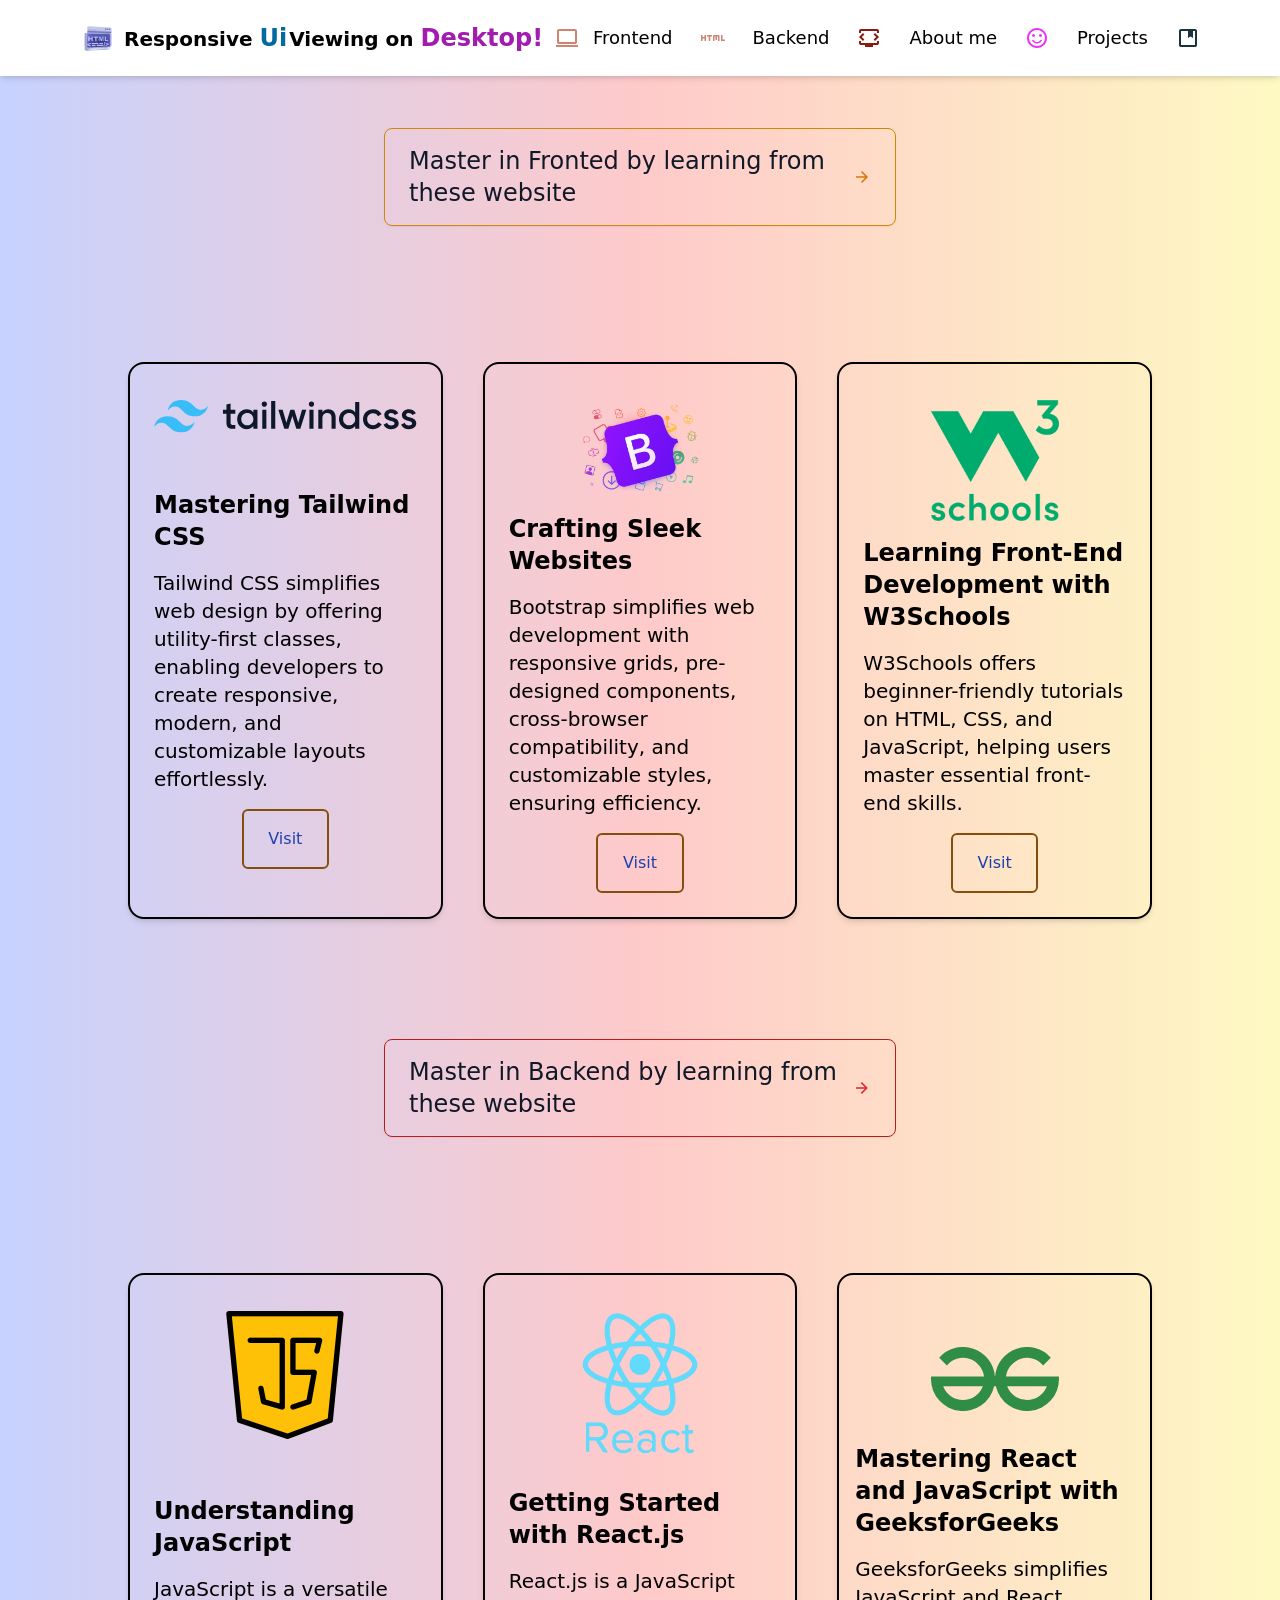
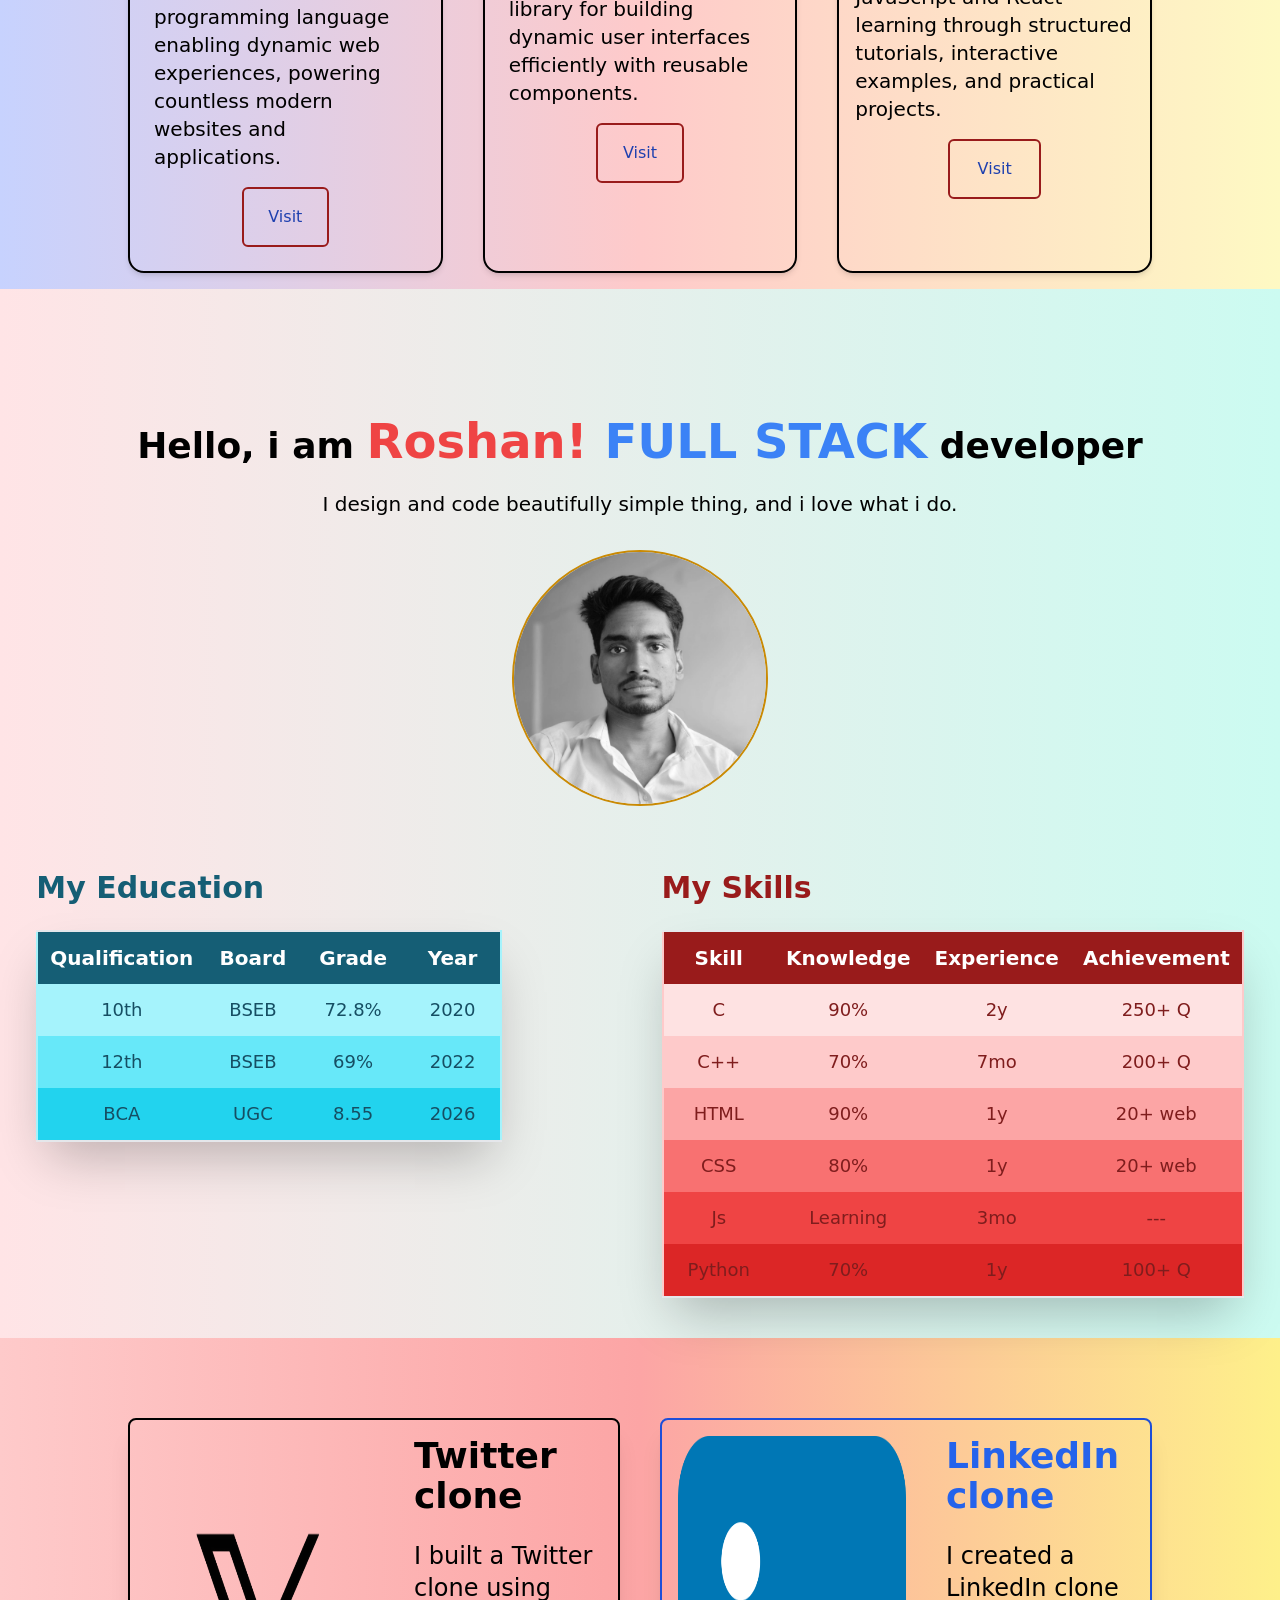
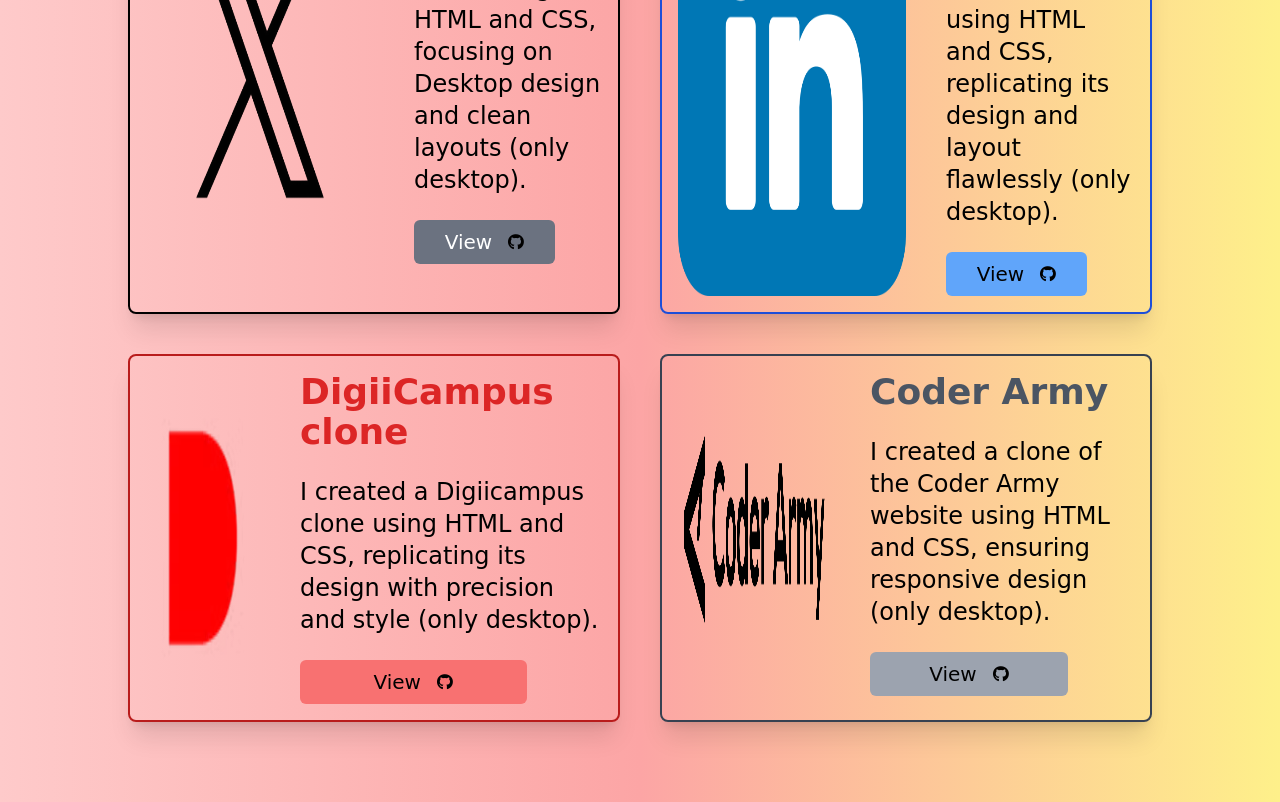
<file: index.html>
<!DOCTYPE html>
<html lang="en">
<head>
    <meta charset="UTF-8">
    <meta name="viewport" content="width=device-width, initial-scale=1.0">
    <link rel="stylesheet" href="https://cdnjs.cloudflare.com/ajax/libs/font-awesome/6.7.2/css/all.min.css" integrity="sha512-Evv84Mr4kqVGRNSgIGL/F/aIDqQb7xQ2vcrdIwxfjThSH8CSR7PBEakCr51Ck+w+/U6swU2Im1vVX0SVk9ABhg==" crossorigin="anonymous" referrerpolicy="no-referrer" />    
    <link rel="stylesheet" href="./output.css">
    <link rel="stylesheet" href="https://fonts.googleapis.com/css2?family=Material+Symbols+Outlined:opsz,wght,FILL,GRAD@24,400,0,0&icon_names=search" />
    <title>Responsive Ui</title>
</head>
<body  >
    
    <!-- HEAD -->

    <!-- mobile approach -->
     <div class="flex z-50 p-2 bg-gradient-to-r fixed w-screen bg-white lg:hidden justify-between items-center shadow-md">

        <!-- left -->
        <div class="flex gap-2 items-center">
            <img class="h-8 w-8" src="./ResponsiveUiAssests/rb_2151553996.png" alt="">
            <p class="font-sans text-sm font-bold">Responsive <span class="text-sky-700 text-base font-extrabold">Ui</span></p>
        </div>

        <!-- middle -->
        <div class="flex gap-2 items-center">
            <p class="font-bold text-sm ">Viewing on <span class="text-base font-bold text-fuchsia-700">Mobile!</span></p>
            <i class="fa-solid fa-mobile"></i>
        </div>

        <!-- right -->
        <button class="p-2 lg:hidden" onclick="handlemenu()">
            <i class="fa-solid  fa-bars text-gray-600"></i>
        </button>


        <div id="nav-dialog" class="fixed z-10 md:hidden hidden inset-0 p-3">
            <div id="nav-bar" class="flex mt-3 justify-between">
                <div class="flex gap-2 items-center">
                    <!-- <img class="h-8 w-8" src="./ResponsiveUiAssests/rb_2151553996.png" alt=""> -->
                    <!-- <p class="font-sans text-sm font-bold">Responsive <span class="text-sky-700 text-base font-extrabold">Ui</span></p> -->
                </div>
                <button class="p-2 md:hidden" onclick="handlemenu()">
                </button>
            </div>

            <div class="mt-6 flex flex-col gap-4">
                
                <a href="#Fronted">
                    <div class="flex items-center justify-around  shadow-sm hover:shadow-md hover:-translate-y-1 duration-300 bg-red-100  rounded-lg" href="#">
                    <p href="#Fronted" class="font-medium m-3 p-3">Fronted</p>
                    <svg xmlns="http://www.w3.org/2000/svg" height="30px" viewBox="0 -960 960 960" width="24px" fill="#D08370"><path d="M0-360v-240h60v80h80v-80h60v240h-60v-100H60v100H0Zm310 0v-180h-70v-60h200v60h-70v180h-60Zm170 0v-200q0-17 11.5-28.5T520-600h180q17 0 28.5 11.5T740-560v200h-60v-180h-40v140h-60v-140h-40v180h-60Zm320 0v-240h60v180h100v60H800Z"/></svg>
                </div>
                </a>

                <a href="#Backend">
                    <div class="flex items-center justify-around  shadow-sm hover:shadow-md hover:-translate-y-1 duration-300 bg-red-100  rounded-lg" href="#">
                        <p href="#Backend" class="font-medium m-3 p-3">Backend</p>
                        <svg xmlns="http://www.w3.org/2000/svg" height="24px" viewBox="0 -960 960 960" width="24px" fill="#8B1A10"><path d="M80-680v-80q0-33 23.5-56.5T160-840h640q33 0 56.5 23.5T880-760v80h-80v-80H160v80H80Zm240 560v-80H160q-33 0-56.5-23.5T80-280v-80h80v80h640v-80h80v80q0 33-23.5 56.5T800-200H640v80H320Zm160-400Zm-288 0 104-104-56-56L80-520l160 160 56-56-104-104Zm576 0L664-416l56 56 160-160-160-160-56 56 104 104Z"/></svg>
                    </div>
                </a>

                <a href="#About">
                    <div class="flex items-center justify-around  shadow-sm hover:shadow-md hover:-translate-y-1 duration-300 bg-red-100  rounded-lg" href="#">
                        <p href="#About" class="font-medium m-3 p-3">About me</p>
                        <svg xmlns="http://www.w3.org/2000/svg" height="24px" viewBox="0 -960 960 960" width="24px" fill="#EA33F7"><path d="M620-520q25 0 42.5-17.5T680-580q0-25-17.5-42.5T620-640q-25 0-42.5 17.5T560-580q0 25 17.5 42.5T620-520Zm-280 0q25 0 42.5-17.5T400-580q0-25-17.5-42.5T340-640q-25 0-42.5 17.5T280-580q0 25 17.5 42.5T340-520Zm140 260q68 0 123.5-38.5T684-400h-66q-22 37-58.5 58.5T480-320q-43 0-79.5-21.5T342-400h-66q25 63 80.5 101.5T480-260Zm0 180q-83 0-156-31.5T197-197q-54-54-85.5-127T80-480q0-83 31.5-156T197-763q54-54 127-85.5T480-880q83 0 156 31.5T763-763q54 54 85.5 127T880-480q0 83-31.5 156T763-197q-54 54-127 85.5T480-80Zm0-400Zm0 320q134 0 227-93t93-227q0-134-93-227t-227-93q-134 0-227 93t-93 227q0 134 93 227t227 93Z"/></svg>
                    </div>
                </a>

                <a href="#Project">
                    <div class="flex items-center justify-around  shadow-sm hover:shadow-md hover:-translate-y-1 duration-300 bg-red-100  rounded-lg" href="#">
                        <p href="#Project" class="font-medium m-3 p-3">Projects</p>
                        <svg xmlns="http://www.w3.org/2000/svg" height="24px" viewBox="0 -960 960 960" width="24px" fill="#18333C"><path d="M200-120q-33 0-56.5-23.5T120-200v-560q0-33 23.5-56.5T200-840h560q33 0 56.5 23.5T840-760v560q0 33-23.5 56.5T760-120H200Zm0-640v560h560v-560h-80v280l-100-60-100 60v-280H200Zm0 560v-560 560Z"/></svg>
                    </div>
                </a>
            </div>

        </div>

     </div>

    <!-- desktop approach -->

    <div class="hidden z-50 bg-white lg:flex p-4 justify-between fixed top-0 px-20 w-screen items-center shadow-md ">

        <!-- left -->
        <div class="flex gap-2 items-center">
            <img class="h-9" src="./ResponsiveUiAssests/rb_2151553996.png" alt="">
            <p class="font-sans text-xl font-bold">Responsive <span class="text-sky-700 text-2xl font-extrabold">Ui</span></p>
        </div>

        <!-- middle -->
        <div class="flex gap-3  items-center">
            <p class="font-bold text-xl ">Viewing on <span class="text-2xl font-bold text-fuchsia-700">Desktop!</span></p>
            <svg xmlns="http://www.w3.org/2000/svg" height="24px" viewBox="0 -960 960 960" width="24px" fill="#D08370"><path d="M40-120v-80h880v80H40Zm120-120q-33 0-56.5-23.5T80-320v-440q0-33 23.5-56.5T160-840h640q33 0 56.5 23.5T880-760v440q0 33-23.5 56.5T800-240H160Zm0-80h640v-440H160v440Zm0 0v-440 440Z"/></svg>
        </div>

        <!-- right -->
        <div class="flex gap-4 items-center">
            <a href="#Fronted" class="font-medium text-lg rounded-lg px-3 py-2 hover:bg-slate-200 ">Frontend</a>
            <svg xmlns="http://www.w3.org/2000/svg" height="30px" viewBox="0 -960 960 960" width="24px" fill="#D08370"><path d="M0-360v-240h60v80h80v-80h60v240h-60v-100H60v100H0Zm310 0v-180h-70v-60h200v60h-70v180h-60Zm170 0v-200q0-17 11.5-28.5T520-600h180q17 0 28.5 11.5T740-560v200h-60v-180h-40v140h-60v-140h-40v180h-60Zm320 0v-240h60v180h100v60H800Z"/></svg>
            <a href="#Backend" class="font-medium text-lg rounded-lg px-3 py-2 hover:bg-slate-200 ">Backend</a>
            <svg xmlns="http://www.w3.org/2000/svg" height="24px" viewBox="0 -960 960 960" width="24px" fill="#8B1A10"><path d="M80-680v-80q0-33 23.5-56.5T160-840h640q33 0 56.5 23.5T880-760v80h-80v-80H160v80H80Zm240 560v-80H160q-33 0-56.5-23.5T80-280v-80h80v80h640v-80h80v80q0 33-23.5 56.5T800-200H640v80H320Zm160-400Zm-288 0 104-104-56-56L80-520l160 160 56-56-104-104Zm576 0L664-416l56 56 160-160-160-160-56 56 104 104Z"/></svg>
            <a href="#About" class="font-medium text-lg rounded-lg px-3 py-2 hover:bg-slate-200 ">About me</a>
            <svg xmlns="http://www.w3.org/2000/svg" height="24px" viewBox="0 -960 960 960" width="24px" fill="#EA33F7"><path d="M620-520q25 0 42.5-17.5T680-580q0-25-17.5-42.5T620-640q-25 0-42.5 17.5T560-580q0 25 17.5 42.5T620-520Zm-280 0q25 0 42.5-17.5T400-580q0-25-17.5-42.5T340-640q-25 0-42.5 17.5T280-580q0 25 17.5 42.5T340-520Zm140 260q68 0 123.5-38.5T684-400h-66q-22 37-58.5 58.5T480-320q-43 0-79.5-21.5T342-400h-66q25 63 80.5 101.5T480-260Zm0 180q-83 0-156-31.5T197-197q-54-54-85.5-127T80-480q0-83 31.5-156T197-763q54-54 127-85.5T480-880q83 0 156 31.5T763-763q54 54 85.5 127T880-480q0 83-31.5 156T763-197q-54 54-127 85.5T480-80Zm0-400Zm0 320q134 0 227-93t93-227q0-134-93-227t-227-93q-134 0-227 93t-93 227q0 134 93 227t227 93Z"/></svg>
            <a href="#Project" class="font-medium text-lg rounded-lg px-3 py-2 hover:bg-slate-200 ">Projects</a>
            <svg xmlns="http://www.w3.org/2000/svg" height="24px" viewBox="0 -960 960 960" width="24px" fill="#18333C"><path d="M200-120q-33 0-56.5-23.5T120-200v-560q0-33 23.5-56.5T200-840h560q33 0 56.5 23.5T840-760v560q0 33-23.5 56.5T760-120H200Zm0-640v560h560v-560h-80v280l-100-60-100 60v-280H200Zm0 560v-560 560Z"/></svg>
        </div>
        
    </div>


    <!-- main -->
    <div class=" hidden bg-gradient-to-r from-indigo-200 via-red-200 to-yellow-100 lg:flex flex-col pt-32 px-32  p-4 items-center gap-10 ">
        <div href="#Fronted" class="lg:flex hidden  px-6 cursor-pointer hover:bg-cyan-100 hover:scale-105 py-4 items-center justify-between group border border-yellow-600 hover:shadow-md hover:-translate-y-1 duration-300 w-1/2 rounded-lg shadow-sm">
            <p class="text-2xl text-gray-900 font-sans font-medium">Master in Fronted by learning from these website</p>
            <svg class="group-hover:translate-x-3 duration-300 fill-amber-600" xmlns="http://www.w3.org/2000/svg" height="24px" viewBox="0 -960 960 960" width="24px" fill="#434343"><path d="M647-440H160v-80h487L423-744l57-56 320 320-320 320-57-56 224-224Z"/></svg>
        </div>

        <div class="grid grid-cols-3 gap-10 mt-24 " id="Fronted">
            
            <div class="flex flex-col p-6  rounded-2xl hover:border-yellow-600 shadow-md hover:scale-105 duration-300 border-black border-2 items-center  gap-4">
                <img class="w-screen mt-3" src="./ResponsiveUiAssests/tailwindcss-logotype.svg" alt="">
                <p class="text-2xl mt-10 font-bold ">Mastering Tailwind CSS</p>
                <p class="text-xl font-medium">Tailwind CSS simplifies web design by offering utility-first classes, enabling developers to create responsive, modern, and customizable layouts effortlessly.</p>
                <a class="py-4 w-1/3 text-center border-2 border-yellow-800 text-base font-medium duration-200 text-blue-800 hover:border-blue-800 hover:translate-y-2 rounded-md" href="https://tailwindcss.com/">Visit</a>
            </div>

            <div class="flex flex-col p-6  rounded-2xl hover:border-yellow-600 shadow-md hover:scale-105 duration-300 border-black border-2 items-center  gap-4">
                <img class="w-32 mt-3" src="./ResponsiveUiAssests/icons-hero.png" alt="">
                <p class="text-2xl font-bold ">Crafting Sleek Websites</p>
                <p class="text-xl font-medium">Bootstrap simplifies web development with responsive grids, pre-designed components, cross-browser compatibility, and customizable styles, ensuring efficiency.</p>
                <a class="py-4 w-1/3 text-center border-2 border-yellow-800 text-base font-medium duration-200 text-blue-800 hover:border-blue-800 hover:translate-y-2 rounded-md" href="https://getbootstrap.com/">Visit</a>
            </div>

            <div class="flex flex-col p-6  rounded-2xl hover:border-yellow-600 shadow-md hover:scale-105 duration-300 border-black border-2 items-center  gap-4">
                <img class="w-32 mt-3" src="./ResponsiveUiAssests/W3Schools_logo.svg.png" alt="">
                <p class="text-2xl font-bold ">Learning Front-End Development with W3Schools</p>
                <p class="text-xl font-medium">W3Schools offers beginner-friendly tutorials on HTML, CSS, and JavaScript, helping users master essential front-end skills.</p>
                <a class="py-4 w-1/3 text-center border-2 border-yellow-800 text-base font-medium duration-200 text-blue-800 hover:border-blue-800 hover:translate-y-2 rounded-md" href="https://www.w3schools.com/">Visit</a>
            </div>
            
        </div>

        <!-- BACKEND -->


        <div class="lg:flex hidden mt-20 px-6 cursor-pointer hover:bg-cyan-100 hover:scale-105 py-4 items-center justify-between group border border-red-700 hover:shadow-md hover:-translate-y-1 duration-300 w-1/2 rounded-lg shadow-sm">
            <p class="text-2xl text-gray-900 font-sans font-medium">Master in Backend by learning from these website</p>
            <svg class="group-hover:translate-x-3 duration-300 fill-red-600" xmlns="http://www.w3.org/2000/svg" height="24px" viewBox="0 -960 960 960" width="24px" fill="#434343"><path d="M647-440H160v-80h487L423-744l57-56 320 320-320 320-57-56 224-224Z"/></svg>
        </div>

        <div class="grid grid-cols-3 gap-10 mt-24 " id="Backend">
            
            <div class="flex flex-col p-6  rounded-2xl hover:border-red-600 shadow-md hover:scale-105 duration-300 border-black border-2 items-center  gap-4">
                <img class="w-32 mt-3" src="./ResponsiveUiAssests/java-script.png" alt="">
                <p class="text-2xl mt-10 font-bold ">Understanding JavaScript</p>
                <p class="text-xl font-medium">JavaScript is a versatile programming language enabling dynamic web experiences, powering countless modern websites and applications.</p>
                <a class="py-4 w-1/3 text-center border-2 border-red-800 text-base font-medium duration-200 text-blue-800 hover:border-blue-800 hover:translate-x-2 rounded-md" href="https://www.javascript.com/">Visit</a>
            </div>

            <div class="flex flex-col p-6  rounded-2xl hover:border-red-600 shadow-md hover:scale-105 duration-300 border-black border-2 items-center  gap-4">
                <img class="w-36 mt-3" src="./ResponsiveUiAssests/pngwing.com (1).png" alt="">
                <p class="text-2xl mt-4 font-bold ">Getting Started with React.js</p>
                <p class="text-xl font-medium">React.js is a JavaScript library for building dynamic user interfaces efficiently with reusable components.</p>
                <a class="py-4 w-1/3 text-center border-2 border-red-800 text-base font-medium duration-200 text-blue-800 hover:border-blue-800 hover:translate-x-2 rounded-md" href="https://react.dev/">Visit</a>
            </div>

            <div class="flex flex-col p-4  rounded-2xl hover:border-red-600 shadow-md hover:scale-105 duration-300 border-black border-2 justify-center items-center  gap-4">
                <img class="w-32 " src="./ResponsiveUiAssests/gfg-gg-logo.svg" alt="">
                <p class="text-2xl mt-4 font-bold ">Mastering React and JavaScript with GeeksforGeeks</p>
                <p class="text-xl font-medium">GeeksforGeeks simplifies JavaScript and React learning through structured tutorials, interactive examples, and practical projects.</p>
                <a class="py-4 w-1/3 text-center border-2 border-red-800 text-base font-medium duration-200 text-blue-800 hover:border-blue-800 hover:translate-x-2 rounded-md" href="https://www.geeksforgeeks.org/">Visit</a>
            </div>


        </div>

    </div>

    <!-- Mobile approach main content -->

    <div class="bg-gradient-to-r pb-4 pt-20 from-indigo-200 via-red-200 to-yellow-100 lg:hidden flex-col px-3  gap-10 ">
        <div  class="flex  px-4 cursor-pointer hover:bg-cyan-100 hover:scale-105 py-2 items-center justify-between group border border-yellow-600 hover:shadow-md hover:-translate-y-1 duration-300 w-3/4 rounded-lg shadow-sm">
            <p class="text-lg text-gray-900 font-sans font-medium">Best website for  fronted</p>
            <svg class="group-hover:translate-x-3 duration-300 fill-amber-600" xmlns="http://www.w3.org/2000/svg" height="20px" viewBox="0 -960 960 960" width="24px" fill="#434343"><path d="M647-440H160v-80h487L423-744l57-56 320 320-320 320-57-56 224-224Z"/></svg>
        </div>

        <div class="grid grid-cols-1 gap-6 mt-10 " id="Fronted">
            
            <div class="flex flex-col p-4  rounded-2xl hover:border-yellow-600 shadow-md hover:scale-105 duration-300 border-black border-2 items-center  gap-4">
                <img class="w-auto " src="./ResponsiveUiAssests/tailwindcss-logotype.svg" alt="">
                <p class="text-lg mt-4 font-bold ">Mastering Tailwind CSS</p>
                <p class="text-base font-medium">Tailwind CSS simplifies web design by offering utility-first classes, enabling developers to create responsive, modern, and customizable layouts effortlessly.</p>
                <a class="py-2 w-1/3 text-center border-2 border-yellow-800 text-base font-medium duration-200 text-blue-800 hover:border-blue-800 hover:translate-y-2 rounded-md" href="https://tailwindcss.com/">Visit</a>
            </div>

            <div class="flex flex-col p-4  rounded-2xl hover:border-yellow-600 shadow-md hover:scale-105 duration-300 border-black border-2 items-center  gap-4">
                <img class="w-32 " src="./ResponsiveUiAssests/icons-hero.png" alt="">
                <p class="text-lg font-bold ">Crafting Sleek Websites</p>
                <p class="text-base font-medium">Bootstrap simplifies web development with responsive grids, pre-designed components, cross-browser compatibility, and customizable styles, ensuring efficiency.</p>
                <a class="py-2 w-1/3 text-center border-2 border-yellow-800 text-base font-medium duration-200 text-blue-800 hover:border-blue-800 hover:translate-y-2 rounded-md" href="https://getbootstrap.com/">Visit</a>
            </div>

            <div class="flex flex-col p-4  rounded-2xl hover:border-yellow-600 shadow-md hover:scale-105 duration-300 border-black border-2 items-center  gap-4">
                <img class="w-32 mt-3" src="./ResponsiveUiAssests/W3Schools_logo.svg.png" alt="">
                <p class="text-lg font-bold ">Learning Front-End Development with W3Schools</p>
                <p class="text-base font-medium">W3Schools offers beginner-friendly tutorials on HTML, CSS, and JavaScript, helping users master essential front-end skills.</p>
                <a class="py-2 w-1/3 text-center border-2 border-yellow-800 text-base font-medium duration-200 text-blue-800 hover:border-blue-800 hover:translate-y-2 rounded-md" href="https://www.w3schools.com/">Visit</a>
            </div>
            
        </div>

        <!-- BACKEND -->


        <div class="lg:hidden  mt-10 px-4 cursor-pointer hover:bg-cyan-100 hover:scale-105 py-2 items-center justify-between group border border-red-700 hover:shadow-md hover:-translate-y-1 duration-300 w-3/4 rounded-lg shadow-sm">
            <p class="text-lg text-gray-900 font-sans font-medium">Best website for backend</p>
            <svg class="group-hover:translate-x-3 duration-300 fill-red-600" xmlns="http://www.w3.org/2000/svg" height="24px" viewBox="0 -960 960 960" width="24px" fill="#434343"><path d="M647-440H160v-80h487L423-744l57-56 320 320-320 320-57-56 224-224Z"/></svg>
        </div>

        <div class="grid grid-cols-1 gap-6 mt-10 " id="Backend">
            
            <div class="flex flex-col p-4  rounded-2xl hover:border-red-600 shadow-md hover:scale-105 duration-300 border-black border-2 items-center  gap-4">
                <img class="w-32" src="./ResponsiveUiAssests/java-script.png" alt="">
                <p class="text-lg font-bold ">Understanding JavaScript</p>
                <p class="text-base font-medium">JavaScript is a versatile programming language enabling dynamic web experiences, powering countless modern websites and applications.</p>
                <a class="py-2 w-1/3 text-center border-2 border-red-800 text-base font-medium duration-200 text-blue-800 hover:border-blue-800 hover:translate-x-2 rounded-md" href="https://www.javascript.com/">Visit</a>
            </div>

            <div class="flex flex-col p-4  rounded-2xl hover:border-red-600 shadow-md hover:scale-105 duration-300 border-black border-2 items-center  gap-4">
                <img class="w-36 " src="./ResponsiveUiAssests/pngwing.com (1).png" alt="">
                <p class="text-lg font-bold ">Getting Started with React.js</p>
                <p class="text-base font-medium">React.js is a JavaScript library for building dynamic user interfaces efficiently with reusable components.</p>
                <a class="py-2 w-1/3 text-center border-2 border-red-800 text-base font-medium duration-200 text-blue-800 hover:border-blue-800 hover:translate-x-2 rounded-md" href="https://react.dev/">Visit</a>
            </div>

            <div class="flex flex-col p-4  rounded-2xl hover:border-red-600 shadow-md hover:scale-105 duration-300 border-black border-2 justify-center items-center  gap-4">
                <img class="w-32 " src="./ResponsiveUiAssests/gfg-gg-logo.svg" alt="">
                <p class="text-lg  font-bold ">Mastering React and JavaScript with GeeksforGeeks</p>
                <p class="text-base font-medium">GeeksforGeeks simplifies JavaScript and React learning through structured tutorials, interactive examples, and practical projects.</p>
                <a class="py-2 w-1/3 text-center border-2 border-red-800 text-base font-medium duration-200 text-blue-800 hover:border-blue-800 hover:translate-x-2 rounded-md" href="https://www.geeksforgeeks.org/">Visit</a>
            </div>


        </div>

    </div>

    <!-- ABOUT ME Desktop approach -->
     <div id="About" class="hidden  lg:flex pt-32 px-32 pb-10 gap-6  items-center flex-col bg-gradient-to-r from-rose-100 to-teal-100 ">
            <p class="text-4xl font-bold">Hello, i am <span class="text-5xl text-red-500 font-extrabold">Roshan! </span> <span class="font-extrabold text-5xl text-blue-500">FULL STACK</span> developer </p>
            <p class="text-xl font-medium">I design and code beautifully simple thing, and i love what i do.</p>
            <img class="h-1/4 w-1/4 mt-2 border-2 border-yellow-600 hover:shadow-orange-400 hover:scale-105 duration-300 hover:shadow-2xl rounded-full" src="./ResponsiveUiAssests/logo.jpg" alt="">

           
                <!-- Education Qualification -->
            <div class="flex gap-40  mt-10">
                
                <div>
                    <p class="text-3xl mb-6 font-bold text-cyan-800">My Education</p>
                    <table class="shadow-2xl border-2 border-x-cyan-200 overflow-hidden w-1/3">
                    
                        <thead class="text-white text-xl">
                            <tr>
                                <th class="py-3 px-3 bg-cyan-800">Qualification</th>
                                <th class="py-3 px-3 bg-cyan-800">Board</th>
                                <th class="py-3 px-3 bg-cyan-800">Grade</th>
                                <th class="py-3 px-3 bg-cyan-800">Year</th>
                            </tr>
                        </thead>
                
                            <tbody class="text-cyan-900 text-lg text-center">
                                <tr class="bg-cyan-200 cursor-pointer hover:bg-cyan-100 hover:scale-105 duration-200">
                                    <td class="py-3 px-6 ">10th</td>
                                    <td class="py-3 px-6 ">BSEB</td>
                                    <td class="py-3 px-6 ">72.8%</td>
                                    <td class="py-3 px-6 ">2020</td>
                                </tr>
    
                                <tr class="bg-cyan-300 cursor-pointer hover:bg-cyan-100 hover:scale-105 duration-200">
                                    <td class="py-3 px-6 ">12th</td>
                                    <td class="py-3 px-6 ">BSEB</td>
                                    <td class="py-3 px-6 ">69%</td>
                                    <td class="py-3 px-6 ">2022</td>
                                </tr>
    
                                <tr class="bg-cyan-400 cursor-pointer hover:bg-cyan-100 hover:scale-105 duration-200">
                                    <td class="py-3 px-6 ">BCA</td>
                                    <td class="py-3 px-6 ">UGC</td>
                                    <td class="py-3 px-6 ">8.55</td>
                                    <td class="py-3 px-6 ">2026</td>
                                </tr>
                            </tbody>
                        </thead>
                      
                   </table>
                </div>

               <!-- Skill -->

               <div>
                <p class="text-3xl font-bold text-red-800 mb-6">My Skills</p>
                <table class="shadow-2xl border-2 border-x-red-200 overflow-hidden w-1/3">
                    
                    <thead class="text-white text-xl">
                        <tr>
                            <th class="py-3 px-3 bg-red-800">Skill</th>
                            <th class="py-3 px-3 bg-red-800">Knowledge</th>
                            <th class="py-3 px-3 bg-red-800">Experience</th>
                            <th class="py-3 px-3 bg-red-800">Achievement</th>
                        </tr>
                    </thead>
            
                        <tbody class="text-red-900 text-lg text-center">
                            <tr class="bg-red-100 cursor-pointer hover:bg-red-100 hover:scale-105 duration-200">
                                <td class="py-3 px-6 ">C</td>
                                <td class="py-3 px-6 ">90%</td>
                                <td class="py-3 px-6 ">2y</td>
                                <td class="py-3 px-6 ">250+ Q</td>
                            </tr>
    
                            <tr class="bg-red-200 cursor-pointer hover:bg-red-100 hover:scale-105 duration-200">
                                <td class="py-3 px-6 ">C++</td>
                                <td class="py-3 px-6 ">70%</td>
                                <td class="py-3 px-6 ">7mo</td>
                                <td class="py-3 px-6 ">200+ Q</td>
                            </tr>
    
                            <tr class="bg-red-300 cursor-pointer hover:bg-red-100 hover:scale-105 duration-200">
                                <td class="py-3 px-6 ">HTML</td>
                                <td class="py-3 px-6 ">90%</td>
                                <td class="py-3 px-6 ">1y</td>
                                <td class="py-3 px-6 ">20+ web</td>
                            </tr>

                            <tr class="bg-red-400 cursor-pointer hover:bg-red-100 hover:scale-105 duration-200">
                                <td class="py-3 px-6 ">CSS</td>
                                <td class="py-3 px-6 ">80%</td>
                                <td class="py-3 px-6 ">1y</td>
                                <td class="py-3 px-6 ">20+ web</td>
                            </tr>

                            <tr class="bg-red-500 cursor-pointer hover:bg-red-100 hover:scale-105 duration-200">
                                <td class="py-3 px-6 ">Js</td>
                                <td class="py-3 px-6 ">Learning</td>
                                <td class="py-3 px-6 ">3mo</td>
                                <td class="py-3 px-6 ">---</td>
                            </tr>

                            <tr class="bg-red-600 cursor-pointer hover:bg-red-100 hover:scale-105 duration-200">
                                <td class="py-3 px-6 ">Python</td>
                                <td class="py-3 px-6 ">70%</td>
                                <td class="py-3 px-6 ">1y</td>
                                <td class="py-3 px-6 ">100+ Q</td>
                            </tr>
                        </tbody>
                    </thead>
                  
                    </table>
               </div>
            </div>
               
          
     </div>


        <!-- ABOUT ME Mobile approach -->

        <div id="About" class="  lg:hidden flex pt-10 px-3 gap-6 flex-col pb-3 bg-gradient-to-r from-rose-100 to-teal-100 ">
            <p class="text-lg font-bold">Hello, i am <span class="text-xl text-red-500 font-extrabold">Roshan! </span> <span class="font-extrabold text-xl text-blue-500">FULL STACK</span> developer </p>
            <p class="text-base font-medium">I design and code beautifully simple thing, and i love what i do.</p>
            <img class="h-1/2 w-1/2 border border-10 shadow-lg border-yellow-500 mt-2 ml-14 hover:shadow-orange-400 hover:scale-105 duration-300 hover:shadow-2xl rounded-full" src="./ResponsiveUiAssests/logo.jpg" alt="">

           
                <!-- Education Qualification -->
            <div class="flex flex-col gap-10 px-2 mt-6">
                
                <div>
                    <p class="text-xl mb-3 font-bold text-cyan-800">My Education</p>
                    <table class="shadow-2xl border-2 border-x-cyan-200 overflow-hidden w-1/3">
                    
                        <thead class="text-white text-sm">
                            <tr>
                                <th class="py-2 px-2 bg-cyan-800">Qualification</th>
                                <th class="py-2 px-2 bg-cyan-800">Board</th>
                                <th class="py-2 px-2 bg-cyan-800">Grade</th>
                                <th class="py-2 px-2 bg-cyan-800">Year</th>
                            </tr>
                        </thead>
                
                            <tbody class="text-cyan-900 text-xs text-center">
                                <tr class="bg-cyan-200 cursor-pointer hover:bg-cyan-100 hover:scale-105 duration-200">
                                    <td class="py-2 px-4 ">10th</td>
                                    <td class="py-2 px-4 ">BSEB</td>
                                    <td class="py-2 px-4 ">72.8%</td>
                                    <td class="py-2 px-4 ">2020</td>
                                </tr>
    
                                <tr class="bg-cyan-300 cursor-pointer hover:bg-cyan-100 hover:scale-105 duration-200">
                                    <td class="py-2 px-4 ">12th</td>
                                    <td class="py-2 px-4 ">BSEB</td>
                                    <td class="py-2 px-4 ">69%</td>
                                    <td class="py-2 px-4 ">2022</td>
                                </tr>
    
                                <tr class="bg-cyan-400 cursor-pointer hover:bg-cyan-100 hover:scale-105 duration-200">
                                    <td class="py-2 px-4 ">BCA</td>
                                    <td class="py-2 px-4 ">UGC</td>
                                    <td class="py-2 px-4 ">8.55</td>
                                    <td class="py-2 px-4 ">2026</td>
                                </tr>
                            </tbody>
                        </thead>
                      
                   </table>
                </div>

               <!-- Skill -->

               <div>
                <p class="text-xl font-bold text-red-800 mb-3">My Skills</p>
                <table class="shadow-2xl border-2 border-x-red-200 overflow-hidden w-1/3">
                    
                    <thead class="text-white text-sm">
                        <tr>
                            <th class="py-1 px-2 bg-red-800">Skill</th>
                            <th class="py-1 px-2 bg-red-800">Knowledge</th>
                            <th class="py-1 px-2 bg-red-800">Experience</th>
                            <th class="py-1 px-2 bg-red-800">Achievement</th>
                        </tr>
                    </thead>
            
                        <tbody class="text-red-900 text-base text-center">
                            <tr class="bg-red-100 cursor-pointer hover:bg-red-100 hover:scale-105 duration-200">
                                <td class="py-1 px-2 ">C</td>
                                <td class="py-1 px-2 ">90%</td>
                                <td class="py-1 px-2 ">2y</td>
                                <td class="py-1 px-2 ">250+ Q</td>
                            </tr>
    
                            <tr class="bg-red-200 cursor-pointer hover:bg-red-100 hover:scale-105 duration-200">
                                <td class="py-1 px-2">C++</td>
                                <td class="py-1 px-2 ">70%</td>
                                <td class="py-1 px-2 ">7mo</td>
                                <td class="py-1 px-2 ">200+ Q</td>
                            </tr>
    
                            <tr class="bg-red-300 cursor-pointer hover:bg-red-100 hover:scale-105 duration-200">
                                <td class="py-1 px-2 ">HTML</td>
                                <td class="py-1 px-2">90%</td>
                                <td class="py-1 px-2 ">1y</td>
                                <td class="py-1 px-2 ">20+ web</td>
                            </tr>

                            <tr class="bg-red-400 cursor-pointer hover:bg-red-100 hover:scale-105 duration-200">
                                <td class="py-1 px-2">CSS</td>
                                <td class="py-1 px-2">80%</td>
                                <td class="py-1 px-2">1y</td>
                                <td class="py-1 px-2 ">20+ web</td>
                            </tr>

                            <tr class="bg-red-500 cursor-pointer hover:bg-red-100 hover:scale-105 duration-200">
                                <td class="py-1 px-2 ">Js</td>
                                <td class="py-1 px-2 ">Learning</td>
                                <td class="py-1 px-2 ">3mo</td>
                                <td class="py-1 px-2">---</td>
                            </tr>

                            <tr class="bg-red-600 cursor-pointer hover:bg-red-100 hover:scale-105 duration-200">
                                <td class="py-1 px-2 ">Python</td>
                                <td class="py-1 px-2">70%</td>
                                <td class="py-1 px-2">1y</td>
                                <td class="py-1 px-2">100+ Q</td>
                            </tr>
                        </tbody>
                    </thead>
                  
                    </table>
               </div>
            </div>
               
          
     </div>

        <!-- Project Desktop approach -->

        <div id="Project" class="hidden lg:grid grid-cols-2 gap-10 bg-gradient-to-r from-red-200 via-red-300 to-yellow-200 px-32 py-20">
            
            <div class="flex rounded-lg border-2 border-black shadow-xl hover:shadow-2xl hover:scale-105 duration-300 p-4 gap-10">
                <img class="w-1/2 rounded-lg" src="./ResponsiveUiAssests/twitter.png" alt="">
                <div class="flex flex-col gap-6 ">
                    <p class="text-4xl font-bold">Twitter clone</p>
                    <p class="text-2xl font-medium">I built a Twitter clone using HTML and CSS, focusing on Desktop design and clean layouts (only desktop).</p>
                    <a class="w-3/4 h-3/4" href="https://roshansu.github.io/twitter-replicate/">
                        <div class="bg-gray-500 hover:shadow-black border-gray-800 hover:shadow-md duration-200 rounded-md px-4 py-2 flex items-center justify-center gap-4">
                            <p class="text-white text-xl font-medium">View</p>
                            <i class="fa-brands h-4 fa-github"></i>
                        </div>
                    </a>
                </div>
            </div>

            <div class="flex rounded-lg border-2 border-blue-700 shadow-xl hover:shadow-2xl hover:shadow-blue-400 hover:scale-105 duration-300 p-4 gap-10">
                <img class=" w-1/2 rounded-lg" src="./ResponsiveUiAssests/linkedin.png" alt="">
                <div class="flex flex-col gap-6 ">
                    <p class="text-4xl text-blue-600 font-bold">LinkedIn clone</p>
                    <p class="text-2xl font-medium">I created a LinkedIn clone using HTML and CSS, replicating its design and layout flawlessly (only desktop).</p>
                    <a class="w-3/4 h-3/4" href="https://roshansu.github.io/linkedIn-replicate/">
                        <div class="bg-blue-400 hover:shadow-blue-900 border-blue-800 hover:shadow-md duration-200 rounded-md px-4 py-2 flex items-center justify-center gap-4">
                            <p class="text-black text-xl font-medium">View</p>
                            <i class="fa-brands h-4 fa-github"></i>
                        </div>
                    </a>
                </div>
            </div>

            <div class="flex rounded-lg border-2 border-red-700 shadow-xl hover:shadow-2xl hover:shadow-red-400 hover:scale-105 duration-300 p-4 gap-10">
                <img class=" w-1/4 rounded-lg" src="./ResponsiveUiAssests/collpoll-logo.avif" alt="">
                <div class="flex flex-col gap-6 ">
                    <p class="text-4xl text-red-600 font-bold">DigiiCampus clone</p>
                    <p class="text-2xl font-medium">I created a Digiicampus clone using HTML and CSS, replicating its design with precision and style (only desktop).</p>
                    <a class="w-3/4 h-3/4" href="https://roshansu.github.io/digiicampus-replicate/">
                        <div class="bg-red-400 hover:shadow-red-900 border-red-800 hover:shadow-md duration-200 rounded-md px-4 py-2 flex items-center justify-center gap-4">
                            <p class="text-black text-xl font-medium">View</p>
                            <i class="fa-brands h-4 fa-github"></i>
                        </div>
                    </a>
                </div>
            </div>

            <div class="flex rounded-lg border-2 border-gray-700 shadow-xl hover:shadow-2xl hover:shadow-gray-400 hover:scale-105 duration-300 p-4 gap-10">
                <img class="  w-1/3 mt-40rounded-lg" src="./ResponsiveUiAssests/coderarmy.png" alt="">
                <div class="flex flex-col gap-6 ">
                    <p class="text-4xl text-gray-600 font-bold">Coder Army</p>
                    <p class="text-2xl font-medium">I created a clone of the Coder Army website using HTML and CSS, ensuring responsive design (only desktop).</p>
                    <a class="w-3/4 h-3/4" href="https://roshansu.github.io/CoderArmy-replicate/">
                        <div class="bg-gray-400 hover:gray-red-900 border-gray-800 hover:shadow-md duration-200 rounded-md px-4 py-2 flex items-center justify-center gap-4">
                            <p class="text-black text-xl font-medium">View</p>
                            <i class="fa-brands h-4 fa-github"></i>
                        </div>
                    </a>
                </div>
            </div>

        </div>

        <!-- Project Mobile approach -->

        <div id="Project" class="lg:hidden  grid grid-cols-1 gap-6 bg-gradient-to-r from-red-200 via-red-300 to-yellow-200 px-4 py-10  ">
            
            <div class="flex rounded-lg border-2 border-black shadow-md hover:shadow-xl hover:scale-105 duration-300 p-3 gap-10">
                <img class="w-1/2 rounded-lg" src="./ResponsiveUiAssests/twitter.png" alt="">
                <div class="flex flex-col gap-3 ">
                    <p class="text-lg font-bold">Twitter clone</p>
                    <p class="text-base font-medium">I built a Twitter clone using HTML and CSS, focusing on Desktop design and clean layouts (only desktop).</p>
                    <a class="w-3/4 h-3/4" href="https://roshansu.github.io/twitter-replicate/">
                        <div class="bg-gray-500 hover:shadow-black border-gray-800 hover:shadow-md duration-200 rounded-md px-2 py-1 flex items-center justify-center gap-4">
                            <p class="text-white text-lg font-medium">View</p>
                            <i class="fa-brands h-4 fa-github"></i>
                        </div>
                    </a>
                </div>
            </div>

            <div class="flex rounded-lg border-2 border-blue-700 shadow-md hover:shadow-xl hover:shadow-blue-400 hover:scale-105 duration-300 p-3 gap-10">
                <img class=" w-1/3 rounded-lg" src="./ResponsiveUiAssests/linkedin.png" alt="">
                <div class="flex flex-col gap-3 ">
                    <p class="text-lg text-blue-600 font-bold">LinkedIn clone</p>
                    <p class="text-base font-medium">I created a LinkedIn clone using HTML and CSS, replicating its design and layout flawlessly (only desktop).</p>
                    <a class="w-3/4 h-3/4" href="https://roshansu.github.io/linkedIn-replicate/">
                        <div class="bg-blue-400 hover:shadow-blue-900 border-blue-800 hover:shadow-md duration-200 rounded-md px-2 py-1 flex items-center justify-center gap-4">
                            <p class="text-black text-lg font-medium">View</p>
                            <i class="fa-brands h-4 fa-github"></i>
                        </div>
                    </a>
                </div>
            </div>

            <div class="flex rounded-lg border-2 border-red-700 shadow-md hover:shadow-xl hover:shadow-red-400 hover:scale-105 duration-300 p-3 gap-10">
                <img class=" w-1/4 rounded-lg" src="./ResponsiveUiAssests/collpoll-logo.avif" alt="">
                <div class="flex flex-col gap-6 ">
                    <p class="text-lg text-red-600 font-bold">DigiiCampus clone</p>
                    <p class="text-base font-medium">I created a Digiicampus clone using HTML and CSS, replicating its design with precision and style (only desktop).</p>
                    <a class="w-3/4 h-3/4" href="https://roshansu.github.io/digiicampus-replicate/">
                        <div class="bg-red-400 hover:shadow-red-900 border-red-800 hover:shadow-md duration-200 rounded-md px-2 py-1 flex items-center justify-center gap-4">
                            <p class="text-black text-lg font-medium">View</p>
                            <i class="fa-brands h-4 fa-github"></i>
                        </div>
                    </a>
                </div>
            </div>

            <div class="flex flex-col justify-center items-center rounded-lg border-2 border-gray-700 shadow-md hover:shadow-xl hover:shadow-gray-400 hover:scale-105 duration-300 p-3 gap-10">
                <img class="  w-2/3 mt-40rounded-lg" src="./ResponsiveUiAssests/coderarmy.png" alt="">
                <div class="flex flex-col items-center gap-6 ">
                    <p class="text-4xl text-gray-600 font-bold">Coder Army</p>
                    <p class="text-2xl font-medium">I created a clone of the Coder Army website using HTML and CSS, ensuring responsive design (only desktop).</p>
                    <a class="w-3/4 h-3/4" href="https://roshansu.github.io/CoderArmy-replicate/">
                        <div class="bg-gray-400 hover:gray-red-900 border-gray-800 hover:shadow-md duration-200 rounded-md px-2 py-1 flex items-center justify-center gap-4">
                            <p class="text-black text-xl font-medium">View</p>
                            <i class="fa-brands h-4 fa-github"></i>
                        </div>
                    </a>
                </div>
            </div>

        </div>

        <!-- Contact Desktop approach -->

</body>
<script src="script.js"></script>
</html>
</file>
<file: output.css>
*, ::before, ::after {
  --tw-border-spacing-x: 0;
  --tw-border-spacing-y: 0;
  --tw-translate-x: 0;
  --tw-translate-y: 0;
  --tw-rotate: 0;
  --tw-skew-x: 0;
  --tw-skew-y: 0;
  --tw-scale-x: 1;
  --tw-scale-y: 1;
  --tw-pan-x:  ;
  --tw-pan-y:  ;
  --tw-pinch-zoom:  ;
  --tw-scroll-snap-strictness: proximity;
  --tw-gradient-from-position:  ;
  --tw-gradient-via-position:  ;
  --tw-gradient-to-position:  ;
  --tw-ordinal:  ;
  --tw-slashed-zero:  ;
  --tw-numeric-figure:  ;
  --tw-numeric-spacing:  ;
  --tw-numeric-fraction:  ;
  --tw-ring-inset:  ;
  --tw-ring-offset-width: 0px;
  --tw-ring-offset-color: #fff;
  --tw-ring-color: rgb(59 130 246 / 0.5);
  --tw-ring-offset-shadow: 0 0 #0000;
  --tw-ring-shadow: 0 0 #0000;
  --tw-shadow: 0 0 #0000;
  --tw-shadow-colored: 0 0 #0000;
  --tw-blur:  ;
  --tw-brightness:  ;
  --tw-contrast:  ;
  --tw-grayscale:  ;
  --tw-hue-rotate:  ;
  --tw-invert:  ;
  --tw-saturate:  ;
  --tw-sepia:  ;
  --tw-drop-shadow:  ;
  --tw-backdrop-blur:  ;
  --tw-backdrop-brightness:  ;
  --tw-backdrop-contrast:  ;
  --tw-backdrop-grayscale:  ;
  --tw-backdrop-hue-rotate:  ;
  --tw-backdrop-invert:  ;
  --tw-backdrop-opacity:  ;
  --tw-backdrop-saturate:  ;
  --tw-backdrop-sepia:  ;
  --tw-contain-size:  ;
  --tw-contain-layout:  ;
  --tw-contain-paint:  ;
  --tw-contain-style:  ;
}

::backdrop {
  --tw-border-spacing-x: 0;
  --tw-border-spacing-y: 0;
  --tw-translate-x: 0;
  --tw-translate-y: 0;
  --tw-rotate: 0;
  --tw-skew-x: 0;
  --tw-skew-y: 0;
  --tw-scale-x: 1;
  --tw-scale-y: 1;
  --tw-pan-x:  ;
  --tw-pan-y:  ;
  --tw-pinch-zoom:  ;
  --tw-scroll-snap-strictness: proximity;
  --tw-gradient-from-position:  ;
  --tw-gradient-via-position:  ;
  --tw-gradient-to-position:  ;
  --tw-ordinal:  ;
  --tw-slashed-zero:  ;
  --tw-numeric-figure:  ;
  --tw-numeric-spacing:  ;
  --tw-numeric-fraction:  ;
  --tw-ring-inset:  ;
  --tw-ring-offset-width: 0px;
  --tw-ring-offset-color: #fff;
  --tw-ring-color: rgb(59 130 246 / 0.5);
  --tw-ring-offset-shadow: 0 0 #0000;
  --tw-ring-shadow: 0 0 #0000;
  --tw-shadow: 0 0 #0000;
  --tw-shadow-colored: 0 0 #0000;
  --tw-blur:  ;
  --tw-brightness:  ;
  --tw-contrast:  ;
  --tw-grayscale:  ;
  --tw-hue-rotate:  ;
  --tw-invert:  ;
  --tw-saturate:  ;
  --tw-sepia:  ;
  --tw-drop-shadow:  ;
  --tw-backdrop-blur:  ;
  --tw-backdrop-brightness:  ;
  --tw-backdrop-contrast:  ;
  --tw-backdrop-grayscale:  ;
  --tw-backdrop-hue-rotate:  ;
  --tw-backdrop-invert:  ;
  --tw-backdrop-opacity:  ;
  --tw-backdrop-saturate:  ;
  --tw-backdrop-sepia:  ;
  --tw-contain-size:  ;
  --tw-contain-layout:  ;
  --tw-contain-paint:  ;
  --tw-contain-style:  ;
}

/*
! tailwindcss v3.4.17 | MIT License | https://tailwindcss.com
*/

/*
1. Prevent padding and border from affecting element width. (https://github.com/mozdevs/cssremedy/issues/4)
2. Allow adding a border to an element by just adding a border-width. (https://github.com/tailwindcss/tailwindcss/pull/116)
*/

*,
::before,
::after {
  box-sizing: border-box;
  /* 1 */
  border-width: 0;
  /* 2 */
  border-style: solid;
  /* 2 */
  border-color: #e5e7eb;
  /* 2 */
}

::before,
::after {
  --tw-content: '';
}

/*
1. Use a consistent sensible line-height in all browsers.
2. Prevent adjustments of font size after orientation changes in iOS.
3. Use a more readable tab size.
4. Use the user's configured `sans` font-family by default.
5. Use the user's configured `sans` font-feature-settings by default.
6. Use the user's configured `sans` font-variation-settings by default.
7. Disable tap highlights on iOS
*/

html,
:host {
  line-height: 1.5;
  /* 1 */
  -webkit-text-size-adjust: 100%;
  /* 2 */
  -moz-tab-size: 4;
  /* 3 */
  -o-tab-size: 4;
     tab-size: 4;
  /* 3 */
  font-family: ui-sans-serif, system-ui, sans-serif, "Apple Color Emoji", "Segoe UI Emoji", "Segoe UI Symbol", "Noto Color Emoji";
  /* 4 */
  font-feature-settings: normal;
  /* 5 */
  font-variation-settings: normal;
  /* 6 */
  -webkit-tap-highlight-color: transparent;
  /* 7 */
}

/*
1. Remove the margin in all browsers.
2. Inherit line-height from `html` so users can set them as a class directly on the `html` element.
*/

body {
  margin: 0;
  /* 1 */
  line-height: inherit;
  /* 2 */
}

/*
1. Add the correct height in Firefox.
2. Correct the inheritance of border color in Firefox. (https://bugzilla.mozilla.org/show_bug.cgi?id=190655)
3. Ensure horizontal rules are visible by default.
*/

hr {
  height: 0;
  /* 1 */
  color: inherit;
  /* 2 */
  border-top-width: 1px;
  /* 3 */
}

/*
Add the correct text decoration in Chrome, Edge, and Safari.
*/

abbr:where([title]) {
  -webkit-text-decoration: underline dotted;
          text-decoration: underline dotted;
}

/*
Remove the default font size and weight for headings.
*/

h1,
h2,
h3,
h4,
h5,
h6 {
  font-size: inherit;
  font-weight: inherit;
}

/*
Reset links to optimize for opt-in styling instead of opt-out.
*/

a {
  color: inherit;
  text-decoration: inherit;
}

/*
Add the correct font weight in Edge and Safari.
*/

b,
strong {
  font-weight: bolder;
}

/*
1. Use the user's configured `mono` font-family by default.
2. Use the user's configured `mono` font-feature-settings by default.
3. Use the user's configured `mono` font-variation-settings by default.
4. Correct the odd `em` font sizing in all browsers.
*/

code,
kbd,
samp,
pre {
  font-family: ui-monospace, SFMono-Regular, Menlo, Monaco, Consolas, "Liberation Mono", "Courier New", monospace;
  /* 1 */
  font-feature-settings: normal;
  /* 2 */
  font-variation-settings: normal;
  /* 3 */
  font-size: 1em;
  /* 4 */
}

/*
Add the correct font size in all browsers.
*/

small {
  font-size: 80%;
}

/*
Prevent `sub` and `sup` elements from affecting the line height in all browsers.
*/

sub,
sup {
  font-size: 75%;
  line-height: 0;
  position: relative;
  vertical-align: baseline;
}

sub {
  bottom: -0.25em;
}

sup {
  top: -0.5em;
}

/*
1. Remove text indentation from table contents in Chrome and Safari. (https://bugs.chromium.org/p/chromium/issues/detail?id=999088, https://bugs.webkit.org/show_bug.cgi?id=201297)
2. Correct table border color inheritance in all Chrome and Safari. (https://bugs.chromium.org/p/chromium/issues/detail?id=935729, https://bugs.webkit.org/show_bug.cgi?id=195016)
3. Remove gaps between table borders by default.
*/

table {
  text-indent: 0;
  /* 1 */
  border-color: inherit;
  /* 2 */
  border-collapse: collapse;
  /* 3 */
}

/*
1. Change the font styles in all browsers.
2. Remove the margin in Firefox and Safari.
3. Remove default padding in all browsers.
*/

button,
input,
optgroup,
select,
textarea {
  font-family: inherit;
  /* 1 */
  font-feature-settings: inherit;
  /* 1 */
  font-variation-settings: inherit;
  /* 1 */
  font-size: 100%;
  /* 1 */
  font-weight: inherit;
  /* 1 */
  line-height: inherit;
  /* 1 */
  letter-spacing: inherit;
  /* 1 */
  color: inherit;
  /* 1 */
  margin: 0;
  /* 2 */
  padding: 0;
  /* 3 */
}

/*
Remove the inheritance of text transform in Edge and Firefox.
*/

button,
select {
  text-transform: none;
}

/*
1. Correct the inability to style clickable types in iOS and Safari.
2. Remove default button styles.
*/

button,
input:where([type='button']),
input:where([type='reset']),
input:where([type='submit']) {
  -webkit-appearance: button;
  /* 1 */
  background-color: transparent;
  /* 2 */
  background-image: none;
  /* 2 */
}

/*
Use the modern Firefox focus style for all focusable elements.
*/

:-moz-focusring {
  outline: auto;
}

/*
Remove the additional `:invalid` styles in Firefox. (https://github.com/mozilla/gecko-dev/blob/2f9eacd9d3d995c937b4251a5557d95d494c9be1/layout/style/res/forms.css#L728-L737)
*/

:-moz-ui-invalid {
  box-shadow: none;
}

/*
Add the correct vertical alignment in Chrome and Firefox.
*/

progress {
  vertical-align: baseline;
}

/*
Correct the cursor style of increment and decrement buttons in Safari.
*/

::-webkit-inner-spin-button,
::-webkit-outer-spin-button {
  height: auto;
}

/*
1. Correct the odd appearance in Chrome and Safari.
2. Correct the outline style in Safari.
*/

[type='search'] {
  -webkit-appearance: textfield;
  /* 1 */
  outline-offset: -2px;
  /* 2 */
}

/*
Remove the inner padding in Chrome and Safari on macOS.
*/

::-webkit-search-decoration {
  -webkit-appearance: none;
}

/*
1. Correct the inability to style clickable types in iOS and Safari.
2. Change font properties to `inherit` in Safari.
*/

::-webkit-file-upload-button {
  -webkit-appearance: button;
  /* 1 */
  font: inherit;
  /* 2 */
}

/*
Add the correct display in Chrome and Safari.
*/

summary {
  display: list-item;
}

/*
Removes the default spacing and border for appropriate elements.
*/

blockquote,
dl,
dd,
h1,
h2,
h3,
h4,
h5,
h6,
hr,
figure,
p,
pre {
  margin: 0;
}

fieldset {
  margin: 0;
  padding: 0;
}

legend {
  padding: 0;
}

ol,
ul,
menu {
  list-style: none;
  margin: 0;
  padding: 0;
}

/*
Reset default styling for dialogs.
*/

dialog {
  padding: 0;
}

/*
Prevent resizing textareas horizontally by default.
*/

textarea {
  resize: vertical;
}

/*
1. Reset the default placeholder opacity in Firefox. (https://github.com/tailwindlabs/tailwindcss/issues/3300)
2. Set the default placeholder color to the user's configured gray 400 color.
*/

input::-moz-placeholder, textarea::-moz-placeholder {
  opacity: 1;
  /* 1 */
  color: #9ca3af;
  /* 2 */
}

input::placeholder,
textarea::placeholder {
  opacity: 1;
  /* 1 */
  color: #9ca3af;
  /* 2 */
}

/*
Set the default cursor for buttons.
*/

button,
[role="button"] {
  cursor: pointer;
}

/*
Make sure disabled buttons don't get the pointer cursor.
*/

:disabled {
  cursor: default;
}

/*
1. Make replaced elements `display: block` by default. (https://github.com/mozdevs/cssremedy/issues/14)
2. Add `vertical-align: middle` to align replaced elements more sensibly by default. (https://github.com/jensimmons/cssremedy/issues/14#issuecomment-634934210)
   This can trigger a poorly considered lint error in some tools but is included by design.
*/

img,
svg,
video,
canvas,
audio,
iframe,
embed,
object {
  display: block;
  /* 1 */
  vertical-align: middle;
  /* 2 */
}

/*
Constrain images and videos to the parent width and preserve their intrinsic aspect ratio. (https://github.com/mozdevs/cssremedy/issues/14)
*/

img,
video {
  max-width: 100%;
  height: auto;
}

/* Make elements with the HTML hidden attribute stay hidden by default */

[hidden]:where(:not([hidden="until-found"])) {
  display: none;
}

.container {
  width: 100%;
}

@media (min-width: 640px) {
  .container {
    max-width: 640px;
  }
}

@media (min-width: 768px) {
  .container {
    max-width: 768px;
  }
}

@media (min-width: 1024px) {
  .container {
    max-width: 1024px;
  }
}

@media (min-width: 1280px) {
  .container {
    max-width: 1280px;
  }
}

@media (min-width: 1536px) {
  .container {
    max-width: 1536px;
  }
}

.fixed {
  position: fixed;
}

.absolute {
  position: absolute;
}

.relative {
  position: relative;
}

.inset-0 {
  inset: 0px;
}

.inset-4 {
  inset: 1rem;
}

.bottom-0 {
  bottom: 0px;
}

.left-0 {
  left: 0px;
}

.right-0 {
  right: 0px;
}

.top-0 {
  top: 0px;
}

.z-10 {
  z-index: 10;
}

.z-50 {
  z-index: 50;
}

.m-0 {
  margin: 0px;
}

.m-3 {
  margin: 0.75rem;
}

.m-4 {
  margin: 1rem;
}

.m-40 {
  margin: 10rem;
}

.m-8 {
  margin: 2rem;
}

.mx-4 {
  margin-left: 1rem;
  margin-right: 1rem;
}

.mx-auto {
  margin-left: auto;
  margin-right: auto;
}

.my-4 {
  margin-top: 1rem;
  margin-bottom: 1rem;
}

.mb-3 {
  margin-bottom: 0.75rem;
}

.mb-5 {
  margin-bottom: 1.25rem;
}

.mb-6 {
  margin-bottom: 1.5rem;
}

.ml-14 {
  margin-left: 3.5rem;
}

.ml-4 {
  margin-left: 1rem;
}

.mr-24 {
  margin-right: 6rem;
}

.mt-10 {
  margin-top: 2.5rem;
}

.mt-2 {
  margin-top: 0.5rem;
}

.mt-20 {
  margin-top: 5rem;
}

.mt-24 {
  margin-top: 6rem;
}

.mt-3 {
  margin-top: 0.75rem;
}

.mt-4 {
  margin-top: 1rem;
}

.mt-6 {
  margin-top: 1.5rem;
}

.block {
  display: block;
}

.inline-block {
  display: inline-block;
}

.inline {
  display: inline;
}

.flex {
  display: flex;
}

.table {
  display: table;
}

.grid {
  display: grid;
}

.hidden {
  display: none;
}

.size-20 {
  width: 5rem;
  height: 5rem;
}

.size-52 {
  width: 13rem;
  height: 13rem;
}

.size-96 {
  width: 24rem;
  height: 24rem;
}

.h-1\/2 {
  height: 50%;
}

.h-1\/4 {
  height: 25%;
}

.h-2 {
  height: 0.5rem;
}

.h-20 {
  height: 5rem;
}

.h-3\/4 {
  height: 75%;
}

.h-4 {
  height: 1rem;
}

.h-6 {
  height: 1.5rem;
}

.h-8 {
  height: 2rem;
}

.h-9 {
  height: 2.25rem;
}

.h-96 {
  height: 24rem;
}

.h-\[1px\] {
  height: 1px;
}

.h-screen {
  height: 100vh;
}

.max-h-12 {
  max-height: 3rem;
}

.min-h-screen {
  min-height: 100vh;
}

.w-1\/2 {
  width: 50%;
}

.w-1\/3 {
  width: 33.333333%;
}

.w-1\/4 {
  width: 25%;
}

.w-2 {
  width: 0.5rem;
}

.w-2\/3 {
  width: 66.666667%;
}

.w-3\/4 {
  width: 75%;
}

.w-32 {
  width: 8rem;
}

.w-36 {
  width: 9rem;
}

.w-6 {
  width: 1.5rem;
}

.w-8 {
  width: 2rem;
}

.w-auto {
  width: auto;
}

.w-fit {
  width: -moz-fit-content;
  width: fit-content;
}

.w-full {
  width: 100%;
}

.w-screen {
  width: 100vw;
}

.min-w-40 {
  min-width: 10rem;
}

.max-w-12 {
  max-width: 3rem;
}

.max-w-4xl {
  max-width: 56rem;
}

.max-w-64 {
  max-width: 16rem;
}

.transform {
  transform: translate(var(--tw-translate-x), var(--tw-translate-y)) rotate(var(--tw-rotate)) skewX(var(--tw-skew-x)) skewY(var(--tw-skew-y)) scaleX(var(--tw-scale-x)) scaleY(var(--tw-scale-y));
}

.cursor-pointer {
  cursor: pointer;
}

.resize {
  resize: both;
}

.columns-1 {
  -moz-columns: 1;
       columns: 1;
}

.columns-4 {
  -moz-columns: 4;
       columns: 4;
}

.columns-md {
  -moz-columns: 28rem;
       columns: 28rem;
}

.grid-cols-1 {
  grid-template-columns: repeat(1, minmax(0, 1fr));
}

.grid-cols-2 {
  grid-template-columns: repeat(2, minmax(0, 1fr));
}

.grid-cols-3 {
  grid-template-columns: repeat(3, minmax(0, 1fr));
}

.flex-col {
  flex-direction: column;
}

.items-center {
  align-items: center;
}

.justify-center {
  justify-content: center;
}

.justify-between {
  justify-content: space-between;
}

.justify-around {
  justify-content: space-around;
}

.gap-10 {
  gap: 2.5rem;
}

.gap-12 {
  gap: 3rem;
}

.gap-2 {
  gap: 0.5rem;
}

.gap-3 {
  gap: 0.75rem;
}

.gap-4 {
  gap: 1rem;
}

.gap-40 {
  gap: 10rem;
}

.gap-6 {
  gap: 1.5rem;
}

.gap-x-10 {
  -moz-column-gap: 2.5rem;
       column-gap: 2.5rem;
}

.gap-y-20 {
  row-gap: 5rem;
}

.overflow-hidden {
  overflow: hidden;
}

.rounded {
  border-radius: 0.25rem;
}

.rounded-2xl {
  border-radius: 1rem;
}

.rounded-3xl {
  border-radius: 1.5rem;
}

.rounded-full {
  border-radius: 9999px;
}

.rounded-lg {
  border-radius: 0.5rem;
}

.rounded-md {
  border-radius: 0.375rem;
}

.rounded-sm {
  border-radius: 0.125rem;
}

.border {
  border-width: 1px;
}

.border-2 {
  border-width: 2px;
}

.border-4 {
  border-width: 4px;
}

.border-r-2 {
  border-right-width: 2px;
}

.border-black {
  --tw-border-opacity: 1;
  border-color: rgb(0 0 0 / var(--tw-border-opacity, 1));
}

.border-blue-100 {
  --tw-border-opacity: 1;
  border-color: rgb(219 234 254 / var(--tw-border-opacity, 1));
}

.border-blue-200 {
  --tw-border-opacity: 1;
  border-color: rgb(191 219 254 / var(--tw-border-opacity, 1));
}

.border-blue-300 {
  --tw-border-opacity: 1;
  border-color: rgb(147 197 253 / var(--tw-border-opacity, 1));
}

.border-blue-400 {
  --tw-border-opacity: 1;
  border-color: rgb(96 165 250 / var(--tw-border-opacity, 1));
}

.border-blue-500 {
  --tw-border-opacity: 1;
  border-color: rgb(59 130 246 / var(--tw-border-opacity, 1));
}

.border-blue-700 {
  --tw-border-opacity: 1;
  border-color: rgb(29 78 216 / var(--tw-border-opacity, 1));
}

.border-blue-800 {
  --tw-border-opacity: 1;
  border-color: rgb(30 64 175 / var(--tw-border-opacity, 1));
}

.border-gray-400 {
  --tw-border-opacity: 1;
  border-color: rgb(156 163 175 / var(--tw-border-opacity, 1));
}

.border-gray-700 {
  --tw-border-opacity: 1;
  border-color: rgb(55 65 81 / var(--tw-border-opacity, 1));
}

.border-gray-800 {
  --tw-border-opacity: 1;
  border-color: rgb(31 41 55 / var(--tw-border-opacity, 1));
}

.border-red-700 {
  --tw-border-opacity: 1;
  border-color: rgb(185 28 28 / var(--tw-border-opacity, 1));
}

.border-red-800 {
  --tw-border-opacity: 1;
  border-color: rgb(153 27 27 / var(--tw-border-opacity, 1));
}

.border-yellow-300 {
  --tw-border-opacity: 1;
  border-color: rgb(253 224 71 / var(--tw-border-opacity, 1));
}

.border-yellow-500 {
  --tw-border-opacity: 1;
  border-color: rgb(234 179 8 / var(--tw-border-opacity, 1));
}

.border-yellow-600 {
  --tw-border-opacity: 1;
  border-color: rgb(202 138 4 / var(--tw-border-opacity, 1));
}

.border-yellow-800 {
  --tw-border-opacity: 1;
  border-color: rgb(133 77 14 / var(--tw-border-opacity, 1));
}

.border-x-cyan-200 {
  --tw-border-opacity: 1;
  border-left-color: rgb(165 243 252 / var(--tw-border-opacity, 1));
  border-right-color: rgb(165 243 252 / var(--tw-border-opacity, 1));
}

.border-x-red-200 {
  --tw-border-opacity: 1;
  border-left-color: rgb(254 202 202 / var(--tw-border-opacity, 1));
  border-right-color: rgb(254 202 202 / var(--tw-border-opacity, 1));
}

.bg-black {
  --tw-bg-opacity: 1;
  background-color: rgb(0 0 0 / var(--tw-bg-opacity, 1));
}

.bg-blue-100 {
  --tw-bg-opacity: 1;
  background-color: rgb(219 234 254 / var(--tw-bg-opacity, 1));
}

.bg-blue-200 {
  --tw-bg-opacity: 1;
  background-color: rgb(191 219 254 / var(--tw-bg-opacity, 1));
}

.bg-blue-300 {
  --tw-bg-opacity: 1;
  background-color: rgb(147 197 253 / var(--tw-bg-opacity, 1));
}

.bg-blue-400 {
  --tw-bg-opacity: 1;
  background-color: rgb(96 165 250 / var(--tw-bg-opacity, 1));
}

.bg-blue-500 {
  --tw-bg-opacity: 1;
  background-color: rgb(59 130 246 / var(--tw-bg-opacity, 1));
}

.bg-blue-600 {
  --tw-bg-opacity: 1;
  background-color: rgb(37 99 235 / var(--tw-bg-opacity, 1));
}

.bg-blue-700 {
  --tw-bg-opacity: 1;
  background-color: rgb(29 78 216 / var(--tw-bg-opacity, 1));
}

.bg-cyan-200 {
  --tw-bg-opacity: 1;
  background-color: rgb(165 243 252 / var(--tw-bg-opacity, 1));
}

.bg-cyan-300 {
  --tw-bg-opacity: 1;
  background-color: rgb(103 232 249 / var(--tw-bg-opacity, 1));
}

.bg-cyan-400 {
  --tw-bg-opacity: 1;
  background-color: rgb(34 211 238 / var(--tw-bg-opacity, 1));
}

.bg-cyan-500 {
  --tw-bg-opacity: 1;
  background-color: rgb(6 182 212 / var(--tw-bg-opacity, 1));
}

.bg-cyan-800 {
  --tw-bg-opacity: 1;
  background-color: rgb(21 94 117 / var(--tw-bg-opacity, 1));
}

.bg-gray-200 {
  --tw-bg-opacity: 1;
  background-color: rgb(229 231 235 / var(--tw-bg-opacity, 1));
}

.bg-gray-300 {
  --tw-bg-opacity: 1;
  background-color: rgb(209 213 219 / var(--tw-bg-opacity, 1));
}

.bg-gray-400 {
  --tw-bg-opacity: 1;
  background-color: rgb(156 163 175 / var(--tw-bg-opacity, 1));
}

.bg-gray-500 {
  --tw-bg-opacity: 1;
  background-color: rgb(107 114 128 / var(--tw-bg-opacity, 1));
}

.bg-gray-600 {
  --tw-bg-opacity: 1;
  background-color: rgb(75 85 99 / var(--tw-bg-opacity, 1));
}

.bg-green-300 {
  --tw-bg-opacity: 1;
  background-color: rgb(134 239 172 / var(--tw-bg-opacity, 1));
}

.bg-green-500 {
  --tw-bg-opacity: 1;
  background-color: rgb(34 197 94 / var(--tw-bg-opacity, 1));
}

.bg-green-600 {
  --tw-bg-opacity: 1;
  background-color: rgb(22 163 74 / var(--tw-bg-opacity, 1));
}

.bg-orange-300 {
  --tw-bg-opacity: 1;
  background-color: rgb(253 186 116 / var(--tw-bg-opacity, 1));
}

.bg-orange-500 {
  --tw-bg-opacity: 1;
  background-color: rgb(249 115 22 / var(--tw-bg-opacity, 1));
}

.bg-pink-300 {
  --tw-bg-opacity: 1;
  background-color: rgb(249 168 212 / var(--tw-bg-opacity, 1));
}

.bg-purple-200 {
  --tw-bg-opacity: 1;
  background-color: rgb(233 213 255 / var(--tw-bg-opacity, 1));
}

.bg-purple-300 {
  --tw-bg-opacity: 1;
  background-color: rgb(216 180 254 / var(--tw-bg-opacity, 1));
}

.bg-red-100 {
  --tw-bg-opacity: 1;
  background-color: rgb(254 226 226 / var(--tw-bg-opacity, 1));
}

.bg-red-200 {
  --tw-bg-opacity: 1;
  background-color: rgb(254 202 202 / var(--tw-bg-opacity, 1));
}

.bg-red-300 {
  --tw-bg-opacity: 1;
  background-color: rgb(252 165 165 / var(--tw-bg-opacity, 1));
}

.bg-red-400 {
  --tw-bg-opacity: 1;
  background-color: rgb(248 113 113 / var(--tw-bg-opacity, 1));
}

.bg-red-500 {
  --tw-bg-opacity: 1;
  background-color: rgb(239 68 68 / var(--tw-bg-opacity, 1));
}

.bg-red-600 {
  --tw-bg-opacity: 1;
  background-color: rgb(220 38 38 / var(--tw-bg-opacity, 1));
}

.bg-red-800 {
  --tw-bg-opacity: 1;
  background-color: rgb(153 27 27 / var(--tw-bg-opacity, 1));
}

.bg-red-900 {
  --tw-bg-opacity: 1;
  background-color: rgb(127 29 29 / var(--tw-bg-opacity, 1));
}

.bg-slate-300 {
  --tw-bg-opacity: 1;
  background-color: rgb(203 213 225 / var(--tw-bg-opacity, 1));
}

.bg-slate-600 {
  --tw-bg-opacity: 1;
  background-color: rgb(71 85 105 / var(--tw-bg-opacity, 1));
}

.bg-transparent {
  background-color: transparent;
}

.bg-violet-500 {
  --tw-bg-opacity: 1;
  background-color: rgb(139 92 246 / var(--tw-bg-opacity, 1));
}

.bg-white {
  --tw-bg-opacity: 1;
  background-color: rgb(255 255 255 / var(--tw-bg-opacity, 1));
}

.bg-yellow-400 {
  --tw-bg-opacity: 1;
  background-color: rgb(250 204 21 / var(--tw-bg-opacity, 1));
}

.bg-yellow-50 {
  --tw-bg-opacity: 1;
  background-color: rgb(254 252 232 / var(--tw-bg-opacity, 1));
}

.bg-yellow-500 {
  --tw-bg-opacity: 1;
  background-color: rgb(234 179 8 / var(--tw-bg-opacity, 1));
}

.bg-yellow-600 {
  --tw-bg-opacity: 1;
  background-color: rgb(202 138 4 / var(--tw-bg-opacity, 1));
}

.bg-\[url\(image\.png\)\] {
  background-image: url(image.png);
}

.bg-gradient-to-br {
  background-image: linear-gradient(to bottom right, var(--tw-gradient-stops));
}

.bg-gradient-to-r {
  background-image: linear-gradient(to right, var(--tw-gradient-stops));
}

.bg-gradient-to-t {
  background-image: linear-gradient(to top, var(--tw-gradient-stops));
}

.from-indigo-200 {
  --tw-gradient-from: #c7d2fe var(--tw-gradient-from-position);
  --tw-gradient-to: rgb(199 210 254 / 0) var(--tw-gradient-to-position);
  --tw-gradient-stops: var(--tw-gradient-from), var(--tw-gradient-to);
}

.from-purple-50 {
  --tw-gradient-from: #faf5ff var(--tw-gradient-from-position);
  --tw-gradient-to: rgb(250 245 255 / 0) var(--tw-gradient-to-position);
  --tw-gradient-stops: var(--tw-gradient-from), var(--tw-gradient-to);
}

.from-red-200 {
  --tw-gradient-from: #fecaca var(--tw-gradient-from-position);
  --tw-gradient-to: rgb(254 202 202 / 0) var(--tw-gradient-to-position);
  --tw-gradient-stops: var(--tw-gradient-from), var(--tw-gradient-to);
}

.from-red-500 {
  --tw-gradient-from: #ef4444 var(--tw-gradient-from-position);
  --tw-gradient-to: rgb(239 68 68 / 0) var(--tw-gradient-to-position);
  --tw-gradient-stops: var(--tw-gradient-from), var(--tw-gradient-to);
}

.from-rose-100 {
  --tw-gradient-from: #ffe4e6 var(--tw-gradient-from-position);
  --tw-gradient-to: rgb(255 228 230 / 0) var(--tw-gradient-to-position);
  --tw-gradient-stops: var(--tw-gradient-from), var(--tw-gradient-to);
}

.via-orange-50 {
  --tw-gradient-to: rgb(255 247 237 / 0)  var(--tw-gradient-to-position);
  --tw-gradient-stops: var(--tw-gradient-from), #fff7ed var(--tw-gradient-via-position), var(--tw-gradient-to);
}

.via-red-200 {
  --tw-gradient-to: rgb(254 202 202 / 0)  var(--tw-gradient-to-position);
  --tw-gradient-stops: var(--tw-gradient-from), #fecaca var(--tw-gradient-via-position), var(--tw-gradient-to);
}

.via-red-300 {
  --tw-gradient-to: rgb(252 165 165 / 0)  var(--tw-gradient-to-position);
  --tw-gradient-stops: var(--tw-gradient-from), #fca5a5 var(--tw-gradient-via-position), var(--tw-gradient-to);
}

.to-blue-500 {
  --tw-gradient-to: #3b82f6 var(--tw-gradient-to-position);
}

.to-teal-100 {
  --tw-gradient-to: #ccfbf1 var(--tw-gradient-to-position);
}

.to-transparent {
  --tw-gradient-to: transparent var(--tw-gradient-to-position);
}

.to-yellow-100 {
  --tw-gradient-to: #fef9c3 var(--tw-gradient-to-position);
}

.to-yellow-200 {
  --tw-gradient-to: #fef08a var(--tw-gradient-to-position);
}

.bg-contain {
  background-size: contain;
}

.bg-center {
  background-position: center;
}

.bg-no-repeat {
  background-repeat: no-repeat;
}

.fill-amber-600 {
  fill: #d97706;
}

.fill-red-600 {
  fill: #dc2626;
}

.object-cover {
  -o-object-fit: cover;
     object-fit: cover;
}

.p-10 {
  padding: 2.5rem;
}

.p-2 {
  padding: 0.5rem;
}

.p-3 {
  padding: 0.75rem;
}

.p-4 {
  padding: 1rem;
}

.p-6 {
  padding: 1.5rem;
}

.p-\[50px\] {
  padding: 50px;
}

.px-2 {
  padding-left: 0.5rem;
  padding-right: 0.5rem;
}

.px-20 {
  padding-left: 5rem;
  padding-right: 5rem;
}

.px-24 {
  padding-left: 6rem;
  padding-right: 6rem;
}

.px-3 {
  padding-left: 0.75rem;
  padding-right: 0.75rem;
}

.px-32 {
  padding-left: 8rem;
  padding-right: 8rem;
}

.px-4 {
  padding-left: 1rem;
  padding-right: 1rem;
}

.px-5 {
  padding-left: 1.25rem;
  padding-right: 1.25rem;
}

.px-6 {
  padding-left: 1.5rem;
  padding-right: 1.5rem;
}

.py-1 {
  padding-top: 0.25rem;
  padding-bottom: 0.25rem;
}

.py-10 {
  padding-top: 2.5rem;
  padding-bottom: 2.5rem;
}

.py-2 {
  padding-top: 0.5rem;
  padding-bottom: 0.5rem;
}

.py-20 {
  padding-top: 5rem;
  padding-bottom: 5rem;
}

.py-3 {
  padding-top: 0.75rem;
  padding-bottom: 0.75rem;
}

.py-4 {
  padding-top: 1rem;
  padding-bottom: 1rem;
}

.py-6 {
  padding-top: 1.5rem;
  padding-bottom: 1.5rem;
}

.pb-10 {
  padding-bottom: 2.5rem;
}

.pb-2 {
  padding-bottom: 0.5rem;
}

.pb-3 {
  padding-bottom: 0.75rem;
}

.pb-32 {
  padding-bottom: 8rem;
}

.pb-4 {
  padding-bottom: 1rem;
}

.pl-24 {
  padding-left: 6rem;
}

.pr-32 {
  padding-right: 8rem;
}

.pt-10 {
  padding-top: 2.5rem;
}

.pt-20 {
  padding-top: 5rem;
}

.pt-32 {
  padding-top: 8rem;
}

.pt-4 {
  padding-top: 1rem;
}

.pt-5 {
  padding-top: 1.25rem;
}

.text-center {
  text-align: center;
}

.font-sans {
  font-family: ui-sans-serif, system-ui, sans-serif, "Apple Color Emoji", "Segoe UI Emoji", "Segoe UI Symbol", "Noto Color Emoji";
}

.text-2xl {
  font-size: 1.5rem;
  line-height: 2rem;
}

.text-3xl {
  font-size: 1.875rem;
  line-height: 2.25rem;
}

.text-4xl {
  font-size: 2.25rem;
  line-height: 2.5rem;
}

.text-5xl {
  font-size: 3rem;
  line-height: 1;
}

.text-7xl {
  font-size: 4.5rem;
  line-height: 1;
}

.text-base {
  font-size: 1rem;
  line-height: 1.5rem;
}

.text-lg {
  font-size: 1.125rem;
  line-height: 1.75rem;
}

.text-sm {
  font-size: 0.875rem;
  line-height: 1.25rem;
}

.text-xl {
  font-size: 1.25rem;
  line-height: 1.75rem;
}

.text-xs {
  font-size: 0.75rem;
  line-height: 1rem;
}

.font-bold {
  font-weight: 700;
}

.font-extrabold {
  font-weight: 800;
}

.font-medium {
  font-weight: 500;
}

.text-black {
  --tw-text-opacity: 1;
  color: rgb(0 0 0 / var(--tw-text-opacity, 1));
}

.text-blue-100 {
  --tw-text-opacity: 1;
  color: rgb(219 234 254 / var(--tw-text-opacity, 1));
}

.text-blue-200 {
  --tw-text-opacity: 1;
  color: rgb(191 219 254 / var(--tw-text-opacity, 1));
}

.text-blue-300 {
  --tw-text-opacity: 1;
  color: rgb(147 197 253 / var(--tw-text-opacity, 1));
}

.text-blue-400 {
  --tw-text-opacity: 1;
  color: rgb(96 165 250 / var(--tw-text-opacity, 1));
}

.text-blue-500 {
  --tw-text-opacity: 1;
  color: rgb(59 130 246 / var(--tw-text-opacity, 1));
}

.text-blue-600 {
  --tw-text-opacity: 1;
  color: rgb(37 99 235 / var(--tw-text-opacity, 1));
}

.text-blue-800 {
  --tw-text-opacity: 1;
  color: rgb(30 64 175 / var(--tw-text-opacity, 1));
}

.text-cyan-800 {
  --tw-text-opacity: 1;
  color: rgb(21 94 117 / var(--tw-text-opacity, 1));
}

.text-cyan-900 {
  --tw-text-opacity: 1;
  color: rgb(22 78 99 / var(--tw-text-opacity, 1));
}

.text-fuchsia-700 {
  --tw-text-opacity: 1;
  color: rgb(162 28 175 / var(--tw-text-opacity, 1));
}

.text-gray-500 {
  --tw-text-opacity: 1;
  color: rgb(107 114 128 / var(--tw-text-opacity, 1));
}

.text-gray-600 {
  --tw-text-opacity: 1;
  color: rgb(75 85 99 / var(--tw-text-opacity, 1));
}

.text-gray-700 {
  --tw-text-opacity: 1;
  color: rgb(55 65 81 / var(--tw-text-opacity, 1));
}

.text-gray-800 {
  --tw-text-opacity: 1;
  color: rgb(31 41 55 / var(--tw-text-opacity, 1));
}

.text-gray-900 {
  --tw-text-opacity: 1;
  color: rgb(17 24 39 / var(--tw-text-opacity, 1));
}

.text-red-500 {
  --tw-text-opacity: 1;
  color: rgb(239 68 68 / var(--tw-text-opacity, 1));
}

.text-red-600 {
  --tw-text-opacity: 1;
  color: rgb(220 38 38 / var(--tw-text-opacity, 1));
}

.text-red-800 {
  --tw-text-opacity: 1;
  color: rgb(153 27 27 / var(--tw-text-opacity, 1));
}

.text-red-900 {
  --tw-text-opacity: 1;
  color: rgb(127 29 29 / var(--tw-text-opacity, 1));
}

.text-sky-700 {
  --tw-text-opacity: 1;
  color: rgb(3 105 161 / var(--tw-text-opacity, 1));
}

.text-white {
  --tw-text-opacity: 1;
  color: rgb(255 255 255 / var(--tw-text-opacity, 1));
}

.shadow-2xl {
  --tw-shadow: 0 25px 50px -12px rgb(0 0 0 / 0.25);
  --tw-shadow-colored: 0 25px 50px -12px var(--tw-shadow-color);
  box-shadow: var(--tw-ring-offset-shadow, 0 0 #0000), var(--tw-ring-shadow, 0 0 #0000), var(--tw-shadow);
}

.shadow-inner {
  --tw-shadow: inset 0 2px 4px 0 rgb(0 0 0 / 0.05);
  --tw-shadow-colored: inset 0 2px 4px 0 var(--tw-shadow-color);
  box-shadow: var(--tw-ring-offset-shadow, 0 0 #0000), var(--tw-ring-shadow, 0 0 #0000), var(--tw-shadow);
}

.shadow-lg {
  --tw-shadow: 0 10px 15px -3px rgb(0 0 0 / 0.1), 0 4px 6px -4px rgb(0 0 0 / 0.1);
  --tw-shadow-colored: 0 10px 15px -3px var(--tw-shadow-color), 0 4px 6px -4px var(--tw-shadow-color);
  box-shadow: var(--tw-ring-offset-shadow, 0 0 #0000), var(--tw-ring-shadow, 0 0 #0000), var(--tw-shadow);
}

.shadow-md {
  --tw-shadow: 0 4px 6px -1px rgb(0 0 0 / 0.1), 0 2px 4px -2px rgb(0 0 0 / 0.1);
  --tw-shadow-colored: 0 4px 6px -1px var(--tw-shadow-color), 0 2px 4px -2px var(--tw-shadow-color);
  box-shadow: var(--tw-ring-offset-shadow, 0 0 #0000), var(--tw-ring-shadow, 0 0 #0000), var(--tw-shadow);
}

.shadow-sm {
  --tw-shadow: 0 1px 2px 0 rgb(0 0 0 / 0.05);
  --tw-shadow-colored: 0 1px 2px 0 var(--tw-shadow-color);
  box-shadow: var(--tw-ring-offset-shadow, 0 0 #0000), var(--tw-ring-shadow, 0 0 #0000), var(--tw-shadow);
}

.shadow-xl {
  --tw-shadow: 0 20px 25px -5px rgb(0 0 0 / 0.1), 0 8px 10px -6px rgb(0 0 0 / 0.1);
  --tw-shadow-colored: 0 20px 25px -5px var(--tw-shadow-color), 0 8px 10px -6px var(--tw-shadow-color);
  box-shadow: var(--tw-ring-offset-shadow, 0 0 #0000), var(--tw-ring-shadow, 0 0 #0000), var(--tw-shadow);
}

.shadow-indigo-500 {
  --tw-shadow-color: #6366f1;
  --tw-shadow: var(--tw-shadow-colored);
}

.shadow-orange-400 {
  --tw-shadow-color: #fb923c;
  --tw-shadow: var(--tw-shadow-colored);
}

.outline {
  outline-style: solid;
}

.outline-8 {
  outline-width: 8px;
}

.outline-blue-600 {
  outline-color: #2563eb;
}

.blur-0 {
  --tw-blur: blur(0);
  filter: var(--tw-blur) var(--tw-brightness) var(--tw-contrast) var(--tw-grayscale) var(--tw-hue-rotate) var(--tw-invert) var(--tw-saturate) var(--tw-sepia) var(--tw-drop-shadow);
}

.blur-sm {
  --tw-blur: blur(4px);
  filter: var(--tw-blur) var(--tw-brightness) var(--tw-contrast) var(--tw-grayscale) var(--tw-hue-rotate) var(--tw-invert) var(--tw-saturate) var(--tw-sepia) var(--tw-drop-shadow);
}

.brightness-75 {
  --tw-brightness: brightness(.75);
  filter: var(--tw-blur) var(--tw-brightness) var(--tw-contrast) var(--tw-grayscale) var(--tw-hue-rotate) var(--tw-invert) var(--tw-saturate) var(--tw-sepia) var(--tw-drop-shadow);
}

.contrast-75 {
  --tw-contrast: contrast(.75);
  filter: var(--tw-blur) var(--tw-brightness) var(--tw-contrast) var(--tw-grayscale) var(--tw-hue-rotate) var(--tw-invert) var(--tw-saturate) var(--tw-sepia) var(--tw-drop-shadow);
}

.grayscale {
  --tw-grayscale: grayscale(100%);
  filter: var(--tw-blur) var(--tw-brightness) var(--tw-contrast) var(--tw-grayscale) var(--tw-hue-rotate) var(--tw-invert) var(--tw-saturate) var(--tw-sepia) var(--tw-drop-shadow);
}

.hue-rotate-30 {
  --tw-hue-rotate: hue-rotate(30deg);
  filter: var(--tw-blur) var(--tw-brightness) var(--tw-contrast) var(--tw-grayscale) var(--tw-hue-rotate) var(--tw-invert) var(--tw-saturate) var(--tw-sepia) var(--tw-drop-shadow);
}

.invert {
  --tw-invert: invert(100%);
  filter: var(--tw-blur) var(--tw-brightness) var(--tw-contrast) var(--tw-grayscale) var(--tw-hue-rotate) var(--tw-invert) var(--tw-saturate) var(--tw-sepia) var(--tw-drop-shadow);
}

.filter {
  filter: var(--tw-blur) var(--tw-brightness) var(--tw-contrast) var(--tw-grayscale) var(--tw-hue-rotate) var(--tw-invert) var(--tw-saturate) var(--tw-sepia) var(--tw-drop-shadow);
}

.duration-200 {
  transition-duration: 200ms;
}

.duration-300 {
  transition-duration: 300ms;
}

.hover\:w-1\/2:hover {
  width: 50%;
}

.hover\:-translate-y-1:hover {
  --tw-translate-y: -0.25rem;
  transform: translate(var(--tw-translate-x), var(--tw-translate-y)) rotate(var(--tw-rotate)) skewX(var(--tw-skew-x)) skewY(var(--tw-skew-y)) scaleX(var(--tw-scale-x)) scaleY(var(--tw-scale-y));
}

.hover\:translate-x-2:hover {
  --tw-translate-x: 0.5rem;
  transform: translate(var(--tw-translate-x), var(--tw-translate-y)) rotate(var(--tw-rotate)) skewX(var(--tw-skew-x)) skewY(var(--tw-skew-y)) scaleX(var(--tw-scale-x)) scaleY(var(--tw-scale-y));
}

.hover\:translate-y-2:hover {
  --tw-translate-y: 0.5rem;
  transform: translate(var(--tw-translate-x), var(--tw-translate-y)) rotate(var(--tw-rotate)) skewX(var(--tw-skew-x)) skewY(var(--tw-skew-y)) scaleX(var(--tw-scale-x)) scaleY(var(--tw-scale-y));
}

.hover\:scale-105:hover {
  --tw-scale-x: 1.05;
  --tw-scale-y: 1.05;
  transform: translate(var(--tw-translate-x), var(--tw-translate-y)) rotate(var(--tw-rotate)) skewX(var(--tw-skew-x)) skewY(var(--tw-skew-y)) scaleX(var(--tw-scale-x)) scaleY(var(--tw-scale-y));
}

.hover\:border-blue-500:hover {
  --tw-border-opacity: 1;
  border-color: rgb(59 130 246 / var(--tw-border-opacity, 1));
}

.hover\:border-blue-800:hover {
  --tw-border-opacity: 1;
  border-color: rgb(30 64 175 / var(--tw-border-opacity, 1));
}

.hover\:border-gray-600:hover {
  --tw-border-opacity: 1;
  border-color: rgb(75 85 99 / var(--tw-border-opacity, 1));
}

.hover\:border-red-600:hover {
  --tw-border-opacity: 1;
  border-color: rgb(220 38 38 / var(--tw-border-opacity, 1));
}

.hover\:border-yellow-600:hover {
  --tw-border-opacity: 1;
  border-color: rgb(202 138 4 / var(--tw-border-opacity, 1));
}

.hover\:bg-blue-600:hover {
  --tw-bg-opacity: 1;
  background-color: rgb(37 99 235 / var(--tw-bg-opacity, 1));
}

.hover\:bg-blue-800:hover {
  --tw-bg-opacity: 1;
  background-color: rgb(30 64 175 / var(--tw-bg-opacity, 1));
}

.hover\:bg-blue-900:hover {
  --tw-bg-opacity: 1;
  background-color: rgb(30 58 138 / var(--tw-bg-opacity, 1));
}

.hover\:bg-cyan-100:hover {
  --tw-bg-opacity: 1;
  background-color: rgb(207 250 254 / var(--tw-bg-opacity, 1));
}

.hover\:bg-gray-50:hover {
  --tw-bg-opacity: 1;
  background-color: rgb(249 250 251 / var(--tw-bg-opacity, 1));
}

.hover\:bg-gray-600:hover {
  --tw-bg-opacity: 1;
  background-color: rgb(75 85 99 / var(--tw-bg-opacity, 1));
}

.hover\:bg-green-600:hover {
  --tw-bg-opacity: 1;
  background-color: rgb(22 163 74 / var(--tw-bg-opacity, 1));
}

.hover\:bg-orange-600:hover {
  --tw-bg-opacity: 1;
  background-color: rgb(234 88 12 / var(--tw-bg-opacity, 1));
}

.hover\:bg-pink-600:hover {
  --tw-bg-opacity: 1;
  background-color: rgb(219 39 119 / var(--tw-bg-opacity, 1));
}

.hover\:bg-purple-600:hover {
  --tw-bg-opacity: 1;
  background-color: rgb(147 51 234 / var(--tw-bg-opacity, 1));
}

.hover\:bg-red-100:hover {
  --tw-bg-opacity: 1;
  background-color: rgb(254 226 226 / var(--tw-bg-opacity, 1));
}

.hover\:bg-red-600:hover {
  --tw-bg-opacity: 1;
  background-color: rgb(220 38 38 / var(--tw-bg-opacity, 1));
}

.hover\:bg-slate-200:hover {
  --tw-bg-opacity: 1;
  background-color: rgb(226 232 240 / var(--tw-bg-opacity, 1));
}

.hover\:bg-slate-500:hover {
  --tw-bg-opacity: 1;
  background-color: rgb(100 116 139 / var(--tw-bg-opacity, 1));
}

.hover\:bg-zinc-900:hover {
  --tw-bg-opacity: 1;
  background-color: rgb(24 24 27 / var(--tw-bg-opacity, 1));
}

.hover\:p-2:hover {
  padding: 0.5rem;
}

.hover\:text-blue-700:hover {
  --tw-text-opacity: 1;
  color: rgb(29 78 216 / var(--tw-text-opacity, 1));
}

.hover\:text-blue-800:hover {
  --tw-text-opacity: 1;
  color: rgb(30 64 175 / var(--tw-text-opacity, 1));
}

.hover\:shadow-2xl:hover {
  --tw-shadow: 0 25px 50px -12px rgb(0 0 0 / 0.25);
  --tw-shadow-colored: 0 25px 50px -12px var(--tw-shadow-color);
  box-shadow: var(--tw-ring-offset-shadow, 0 0 #0000), var(--tw-ring-shadow, 0 0 #0000), var(--tw-shadow);
}

.hover\:shadow-md:hover {
  --tw-shadow: 0 4px 6px -1px rgb(0 0 0 / 0.1), 0 2px 4px -2px rgb(0 0 0 / 0.1);
  --tw-shadow-colored: 0 4px 6px -1px var(--tw-shadow-color), 0 2px 4px -2px var(--tw-shadow-color);
  box-shadow: var(--tw-ring-offset-shadow, 0 0 #0000), var(--tw-ring-shadow, 0 0 #0000), var(--tw-shadow);
}

.hover\:shadow-xl:hover {
  --tw-shadow: 0 20px 25px -5px rgb(0 0 0 / 0.1), 0 8px 10px -6px rgb(0 0 0 / 0.1);
  --tw-shadow-colored: 0 20px 25px -5px var(--tw-shadow-color), 0 8px 10px -6px var(--tw-shadow-color);
  box-shadow: var(--tw-ring-offset-shadow, 0 0 #0000), var(--tw-ring-shadow, 0 0 #0000), var(--tw-shadow);
}

.hover\:shadow-black:hover {
  --tw-shadow-color: #000;
  --tw-shadow: var(--tw-shadow-colored);
}

.hover\:shadow-blue-400:hover {
  --tw-shadow-color: #60a5fa;
  --tw-shadow: var(--tw-shadow-colored);
}

.hover\:shadow-blue-900:hover {
  --tw-shadow-color: #1e3a8a;
  --tw-shadow: var(--tw-shadow-colored);
}

.hover\:shadow-gray-400:hover {
  --tw-shadow-color: #9ca3af;
  --tw-shadow: var(--tw-shadow-colored);
}

.hover\:shadow-orange-400:hover {
  --tw-shadow-color: #fb923c;
  --tw-shadow: var(--tw-shadow-colored);
}

.hover\:shadow-red-400:hover {
  --tw-shadow-color: #f87171;
  --tw-shadow: var(--tw-shadow-colored);
}

.hover\:shadow-red-900:hover {
  --tw-shadow-color: #7f1d1d;
  --tw-shadow: var(--tw-shadow-colored);
}

.focus\:bg-yellow-400:focus {
  --tw-bg-opacity: 1;
  background-color: rgb(250 204 21 / var(--tw-bg-opacity, 1));
}

.active\:bg-red-500:active {
  --tw-bg-opacity: 1;
  background-color: rgb(239 68 68 / var(--tw-bg-opacity, 1));
}

.group:hover .group-hover\:translate-x-3 {
  --tw-translate-x: 0.75rem;
  transform: translate(var(--tw-translate-x), var(--tw-translate-y)) rotate(var(--tw-rotate)) skewX(var(--tw-skew-x)) skewY(var(--tw-skew-y)) scaleX(var(--tw-scale-x)) scaleY(var(--tw-scale-y));
}

.group:hover .group-hover\:bg-slate-950 {
  --tw-bg-opacity: 1;
  background-color: rgb(2 6 23 / var(--tw-bg-opacity, 1));
}

.group:hover .group-hover\:fill-blue-500 {
  fill: #3b82f6;
}

@media (min-width: 640px) {
  .sm\:columns-2 {
    -moz-columns: 2;
         columns: 2;
  }
}

@media (min-width: 768px) {
  .md\:hidden {
    display: none;
  }

  .md\:columns-3 {
    -moz-columns: 3;
         columns: 3;
  }

  .md\:bg-green-400 {
    --tw-bg-opacity: 1;
    background-color: rgb(74 222 128 / var(--tw-bg-opacity, 1));
  }
}

@media (min-width: 1024px) {
  .lg\:flex {
    display: flex;
  }

  .lg\:grid {
    display: grid;
  }

  .lg\:hidden {
    display: none;
  }

  .lg\:columns-4 {
    -moz-columns: 4;
         columns: 4;
  }
}

.\[\&\>\*\]\:flex>* {
  display: flex;
}

.\[\&\>\*\]\:gap-3>* {
  gap: 0.75rem;
}

.\[\&\>\*\]\:p-3>* {
  padding: 0.75rem;
}
</file>
